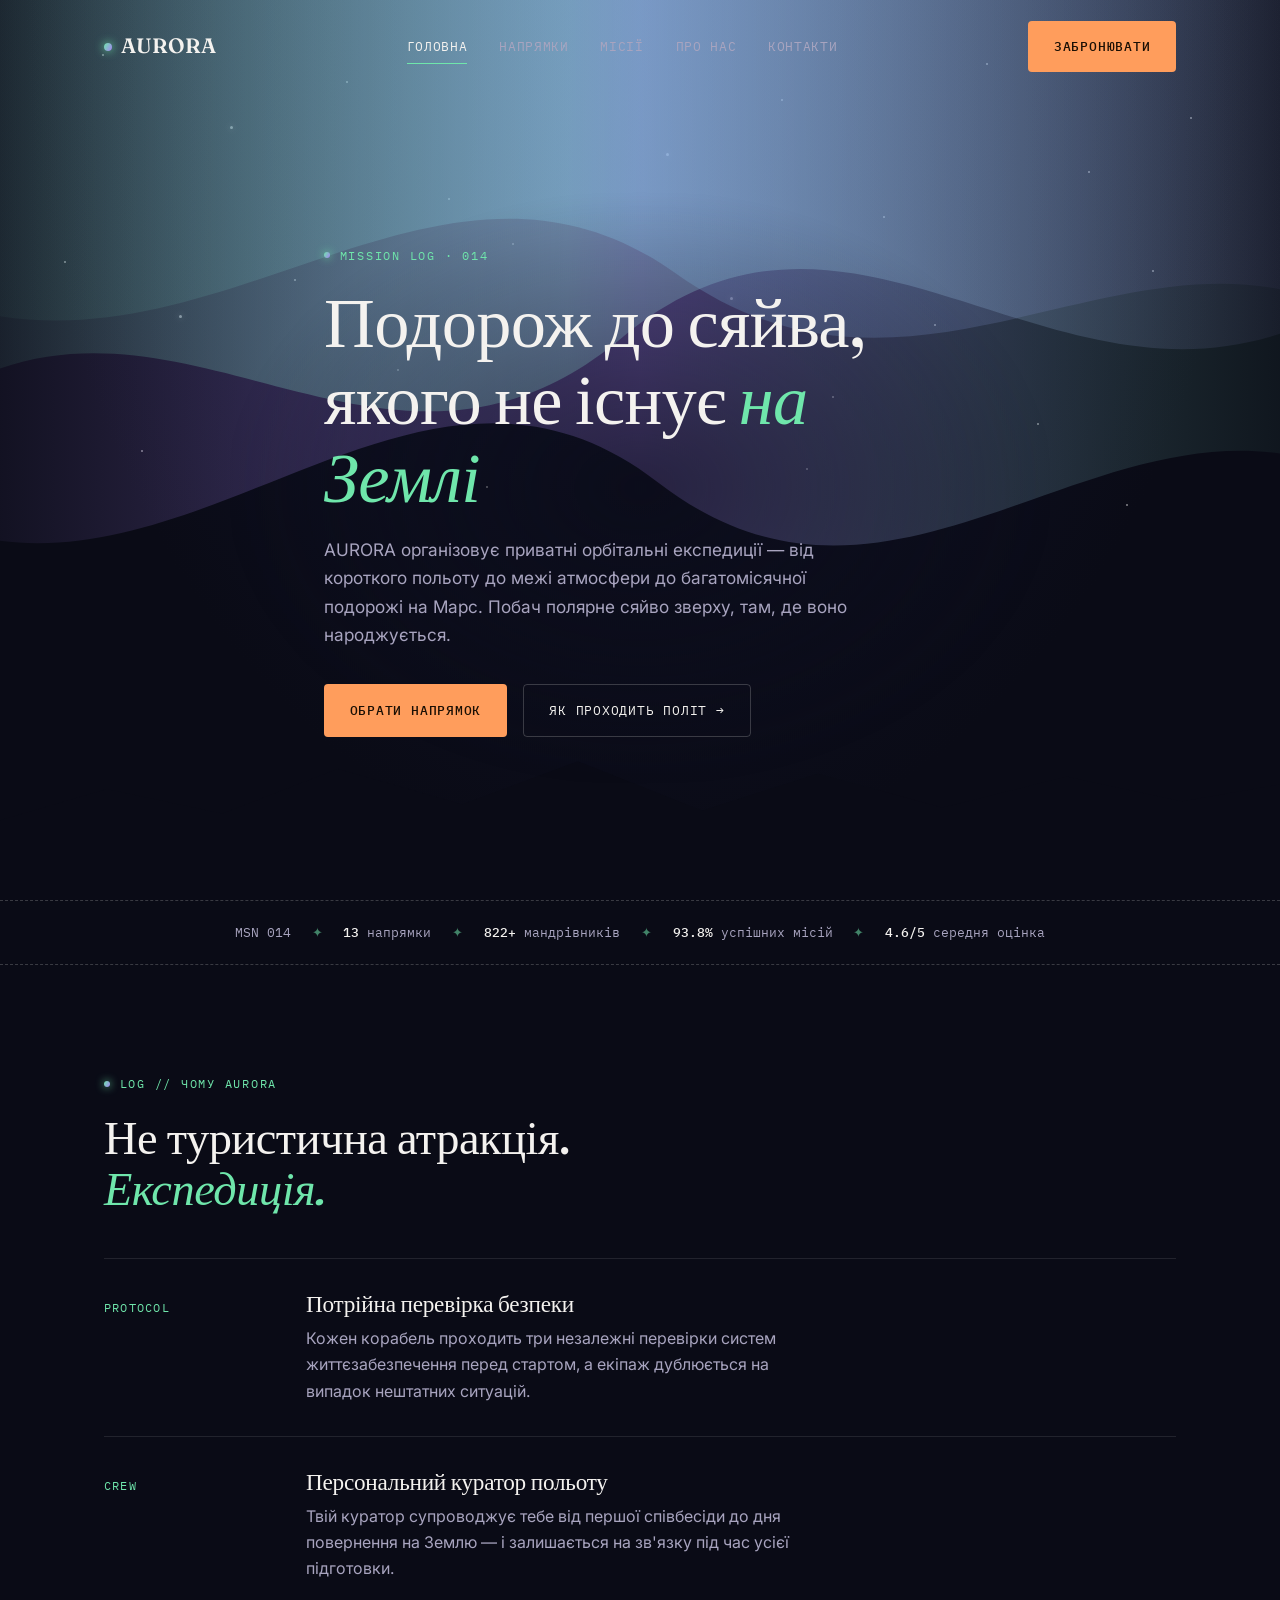
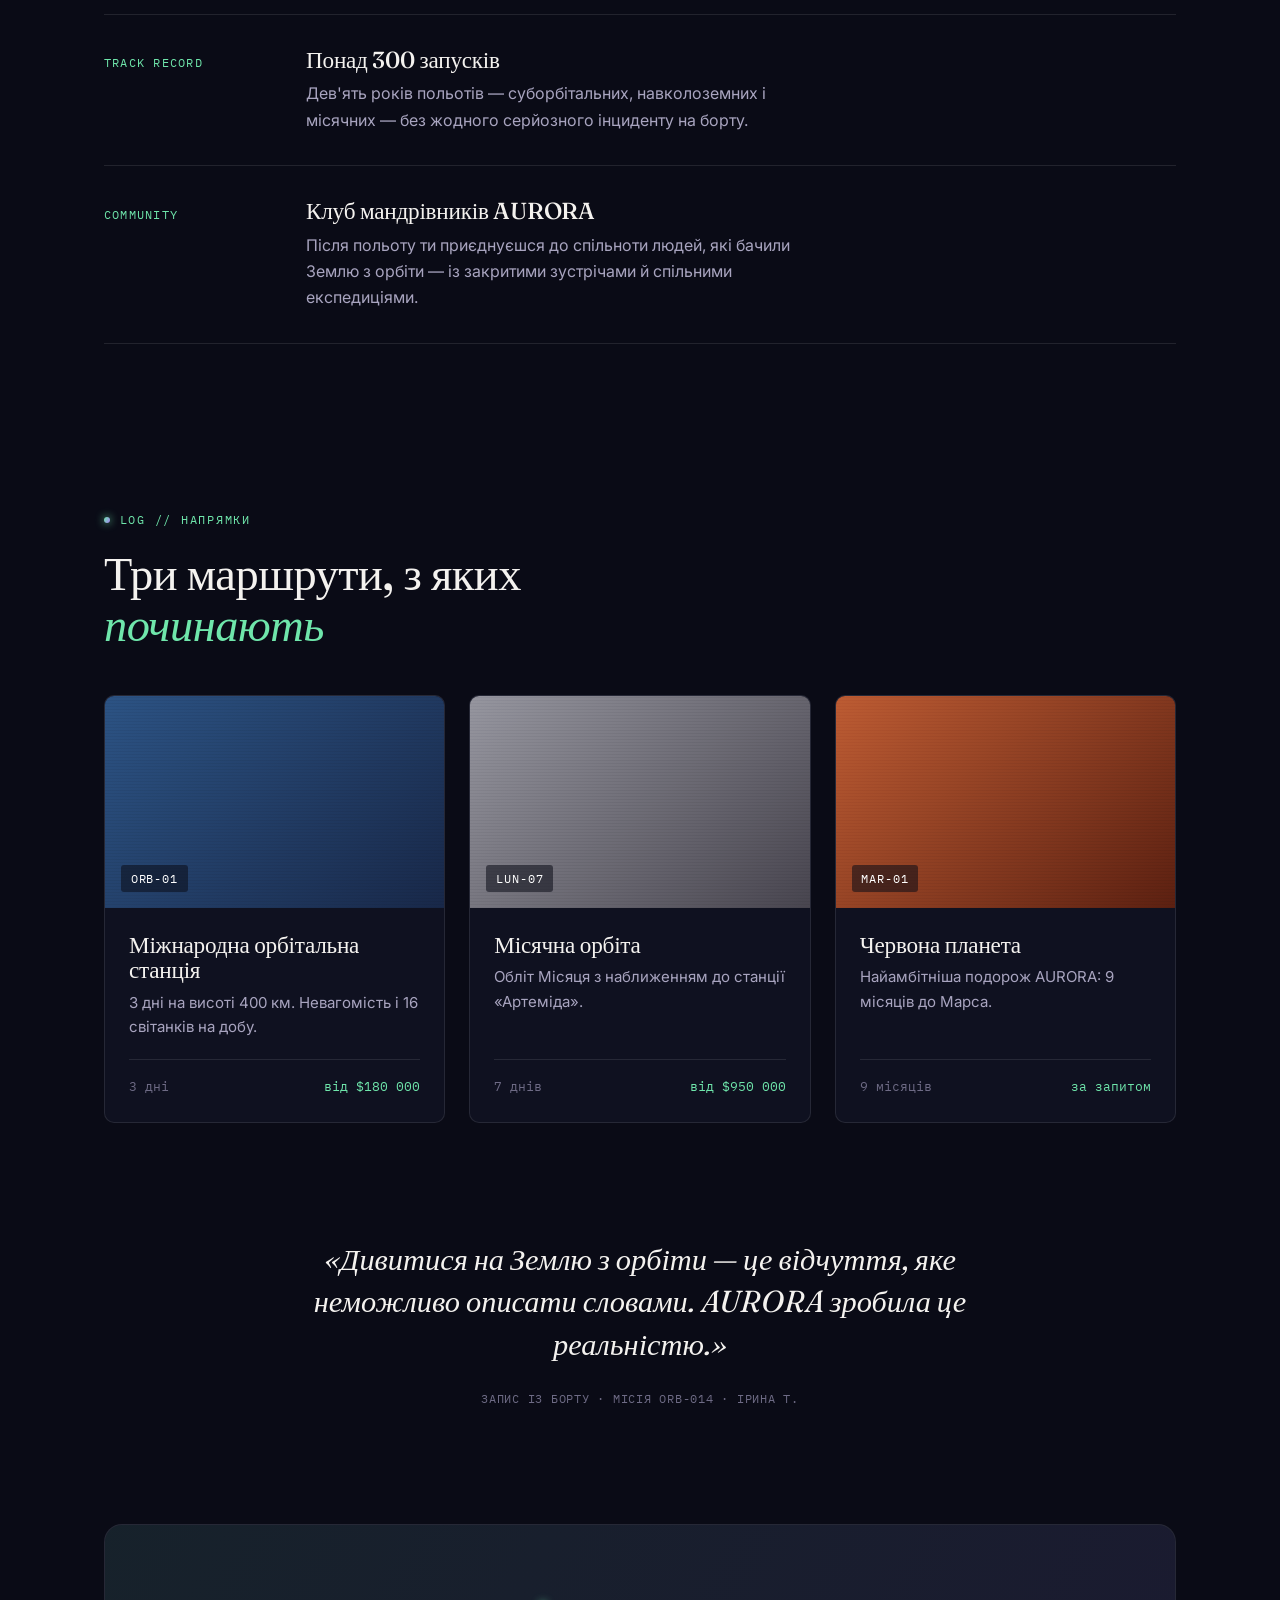
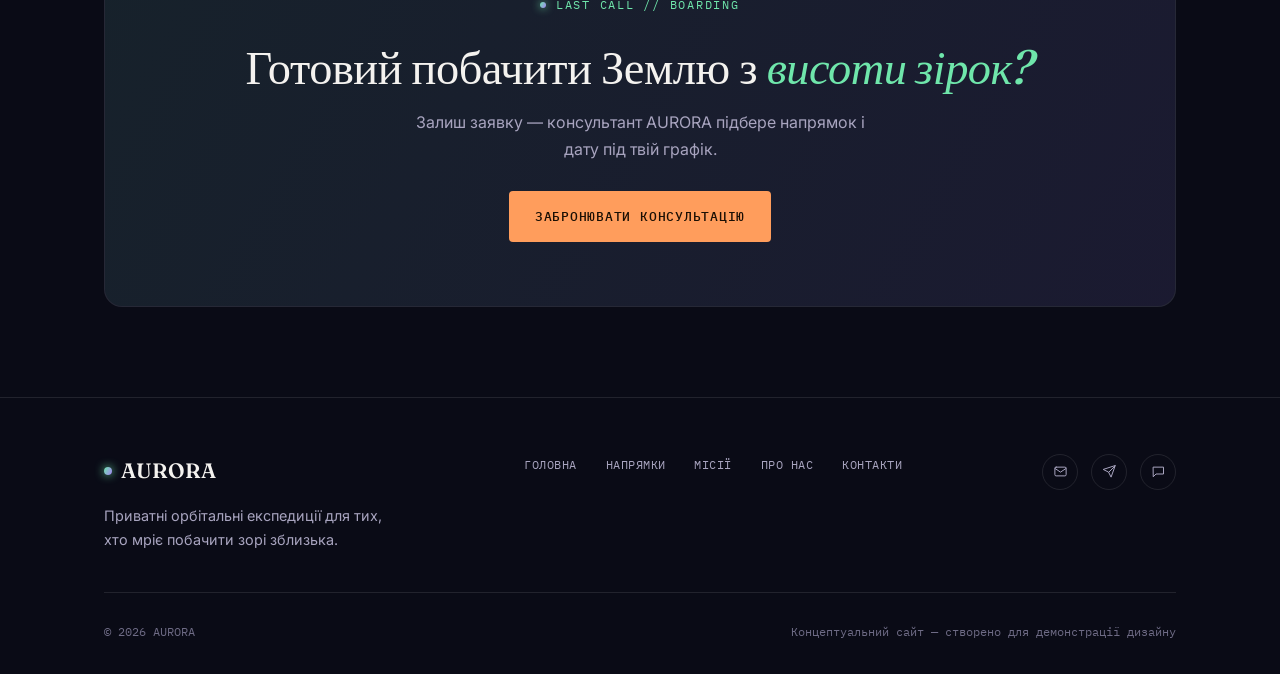
<file: index.html>
<!DOCTYPE html>
<html lang="uk">
<head>
<meta charset="UTF-8">
<meta name="viewport" content="width=device-width, initial-scale=1.0">
<title>AURORA — приватні подорожі в космос</title>
<meta name="description" content="AURORA організовує приватні орбітальні експедиції — від короткого суборбітального польоту до багатомісячної подорожі на Марс.">
<link rel="preconnect" href="https://fonts.googleapis.com">
<link rel="preconnect" href="https://fonts.gstatic.com" crossorigin>
<link href="https://fonts.googleapis.com/css2?family=Fraunces:ital,opsz,wght@0,9..144,380;0,9..144,500;0,9..144,600;1,9..144,500&family=Inter:wght@400;500;600&family=IBM+Plex+Mono:wght@400;500&display=swap" rel="stylesheet">
<link rel="stylesheet" href="styles.css">
</head>
<body>

<header class="site-header">
  <div class="container nav-wrap">
    <a href="index.html" class="logo">AURORA</a>
    <nav class="nav-menu">
      <a href="index.html" class="nav-link is-active">Головна</a>
      <a href="destinations.html" class="nav-link">Напрямки</a>
      <a href="experience.html" class="nav-link">Місії</a>
      <a href="about.html" class="nav-link">Про нас</a>
      <a href="contact.html" class="nav-link">Контакти</a>
    </nav>
    <div class="nav-actions">
      <a href="contact.html" class="btn btn-primary nav-cta">Забронювати</a>
      <button class="nav-toggle" aria-label="Відкрити меню">
        <span></span><span></span><span></span>
      </button>
    </div>
  </div>
</header>

<main>

  <!-- HERO -->
  <section class="hero">
    <div class="aurora-scene" aria-hidden="true">
      <div class="stars">
        <span class="star" style="top:6%;left:8%;animation-delay:0s;"></span>
        <span class="star big" style="top:14%;left:18%;animation-delay:.3s;"></span>
        <span class="star" style="top:9%;left:27%;animation-delay:.6s;"></span>
        <span class="star" style="top:22%;left:35%;animation-delay:.9s;"></span>
        <span class="star" style="top:5%;left:44%;animation-delay:1.2s;"></span>
        <span class="star big" style="top:17%;left:52%;animation-delay:1.5s;"></span>
        <span class="star" style="top:11%;left:61%;animation-delay:1.8s;"></span>
        <span class="star" style="top:24%;left:69%;animation-delay:2.1s;"></span>
        <span class="star" style="top:7%;left:77%;animation-delay:2.4s;"></span>
        <span class="star" style="top:19%;left:85%;animation-delay:.2s;"></span>
        <span class="star" style="top:13%;left:93%;animation-delay:.5s;"></span>
        <span class="star" style="top:29%;left:5%;animation-delay:.8s;"></span>
        <span class="star big" style="top:35%;left:14%;animation-delay:1.1s;"></span>
        <span class="star" style="top:31%;left:23%;animation-delay:1.4s;"></span>
        <span class="star" style="top:41%;left:31%;animation-delay:1.7s;"></span>
        <span class="star" style="top:27%;left:40%;animation-delay:2s;"></span>
        <span class="star" style="top:38%;left:48%;animation-delay:2.3s;"></span>
        <span class="star big" style="top:33%;left:57%;animation-delay:.1s;"></span>
        <span class="star" style="top:44%;left:65%;animation-delay:.4s;"></span>
        <span class="star" style="top:36%;left:73%;animation-delay:.7s;"></span>
        <span class="star" style="top:47%;left:81%;animation-delay:1s;"></span>
        <span class="star" style="top:30%;left:90%;animation-delay:1.3s;"></span>
        <span class="star" style="top:50%;left:11%;animation-delay:1.6s;"></span>
        <span class="star" style="top:54%;left:38%;animation-delay:1.9s;"></span>
        <span class="star" style="top:52%;left:63%;animation-delay:2.2s;"></span>
        <span class="star" style="top:56%;left:88%;animation-delay:2.5s;"></span>
      </div>
      <svg class="ribbons" viewBox="0 0 1440 560" preserveAspectRatio="none">
        <defs>
          <linearGradient id="gr1" x1="0" y1="0" x2="1" y2="0">
            <stop offset="0%" stop-color="#6fe6ab" stop-opacity="0"/>
            <stop offset="45%" stop-color="#6fe6ab" stop-opacity="0.55"/>
            <stop offset="100%" stop-color="#a684f5" stop-opacity="0"/>
          </linearGradient>
          <linearGradient id="gr2" x1="0" y1="0" x2="1" y2="0">
            <stop offset="0%" stop-color="#a684f5" stop-opacity="0"/>
            <stop offset="50%" stop-color="#a684f5" stop-opacity="0.45"/>
            <stop offset="100%" stop-color="#6fe6ab" stop-opacity="0"/>
          </linearGradient>
          <linearGradient id="gr3" x1="0" y1="0" x2="1" y2="0">
            <stop offset="0%" stop-color="#6fe6ab" stop-opacity="0"/>
            <stop offset="50%" stop-color="#8fd8ff" stop-opacity="0.3"/>
            <stop offset="100%" stop-color="#a684f5" stop-opacity="0"/>
          </linearGradient>
        </defs>
        <path class="ribbon ribbon-1" fill="url(#gr1)" d="M-100,260 C180,140 420,340 700,210 C980,80 1220,300 1540,180 L1540,-40 L-100,-40 Z"/>
        <path class="ribbon ribbon-2" fill="url(#gr2)" d="M-100,320 C200,400 460,180 740,300 C1020,420 1260,220 1540,300 L1540,-40 L-100,-40 Z"/>
        <path class="ribbon ribbon-3" fill="url(#gr3)" d="M-100,180 C220,260 480,60 760,170 C1040,280 1280,120 1540,200 L1540,-40 L-100,-40 Z"/>
      </svg>
      <svg class="horizon" viewBox="0 0 1440 140" preserveAspectRatio="none">
        <path fill="#0a0b16" d="M-10,90 L120,68 250,84 380,55 520,78 650,50 790,82 920,58 1060,80 1200,60 1330,76 1450,64 L1450,150 L-10,150 Z"/>
      </svg>
    </div>

    <div class="container hero-content">
      <span class="eyebrow reveal">Mission log · 014</span>
      <h1 class="reveal reveal-1">Подорож до сяйва,<br>якого не існує <em>на Землі</em></h1>
      <p class="lead reveal reveal-2">AURORA організовує приватні орбітальні експедиції — від короткого польоту до межі атмосфери до багатомісячної подорожі на Марс. Побач полярне сяйво зверху, там, де воно народжується.</p>
      <div class="hero-actions reveal reveal-3">
        <a href="destinations.html" class="btn btn-primary">Обрати напрямок</a>
        <a href="experience.html" class="btn btn-ghost">Як проходить політ →</a>
      </div>
    </div>
  </section>

  <!-- MANIFEST STRIP -->
  <section class="manifest">
    <div class="container manifest-inner">
      <span class="manifest-item mono">MSN&nbsp;014</span>
      <span class="manifest-divider">✦</span>
      <span class="manifest-item mono"><span data-count="14">0</span> напрямки</span>
      <span class="manifest-divider">✦</span>
      <span class="manifest-item mono"><span data-count="870" data-suffix="+">0</span> мандрівників</span>
      <span class="manifest-divider">✦</span>
      <span class="manifest-item mono"><span data-count="99.2" data-suffix="%">0</span> успішних місій</span>
      <span class="manifest-divider">✦</span>
      <span class="manifest-item mono"><span data-count="4.9" data-suffix="/5">0</span> середня оцінка</span>
    </div>
  </section>

  <!-- WHY AURORA -->
  <section class="section">
    <div class="container">
      <div class="section-head">
        <span class="eyebrow reveal">Log // Чому Aurora</span>
        <h2 class="reveal">Не туристична атракція. <em>Експедиція.</em></h2>
      </div>
      <div class="edit-list">
        <div class="edit-row reveal">
          <span class="edit-tag">Protocol</span>
          <div class="edit-body">
            <h3>Потрійна перевірка безпеки</h3>
            <p>Кожен корабель проходить три незалежні перевірки систем життєзабезпечення перед стартом, а екіпаж дублюється на випадок нештатних ситуацій.</p>
          </div>
        </div>
        <div class="edit-row reveal">
          <span class="edit-tag">Crew</span>
          <div class="edit-body">
            <h3>Персональний куратор польоту</h3>
            <p>Твій куратор супроводжує тебе від першої співбесіди до дня повернення на Землю — і залишається на зв'язку під час усієї підготовки.</p>
          </div>
        </div>
        <div class="edit-row reveal">
          <span class="edit-tag">Track record</span>
          <div class="edit-body">
            <h3>Понад 300 запусків</h3>
            <p>Дев'ять років польотів — суборбітальних, навколоземних і місячних — без жодного серйозного інциденту на борту.</p>
          </div>
        </div>
        <div class="edit-row reveal">
          <span class="edit-tag">Community</span>
          <div class="edit-body">
            <h3>Клуб мандрівників AURORA</h3>
            <p>Після польоту ти приєднуєшся до спільноти людей, які бачили Землю з орбіти — із закритими зустрічами й спільними експедиціями.</p>
          </div>
        </div>
      </div>
    </div>
  </section>

  <!-- FEATURED DESTINATIONS -->
  <section class="section section-tight">
    <div class="container">
      <div class="section-head">
        <span class="eyebrow reveal">Log // Напрямки</span>
        <h2 class="reveal">Три маршрути, з яких <em>починають</em></h2>
      </div>
      <div class="chip-grid">
        <article class="chip reveal">
          <div class="chip-swatch swatch-orbit"><span class="chip-code">ORB-01</span></div>
          <div class="chip-body">
            <h3>Міжнародна орбітальна станція</h3>
            <p>3 дні на висоті 400 км. Невагомість і 16 світанків на добу.</p>
            <div class="chip-meta"><span>3 дні</span><span>від $180 000</span></div>
          </div>
        </article>
        <article class="chip reveal">
          <div class="chip-swatch swatch-moon"><span class="chip-code">LUN-07</span></div>
          <div class="chip-body">
            <h3>Місячна орбіта</h3>
            <p>Обліт Місяця з наближенням до станції «Артеміда».</p>
            <div class="chip-meta"><span>7 днів</span><span>від $950 000</span></div>
          </div>
        </article>
        <article class="chip reveal">
          <div class="chip-swatch swatch-mars"><span class="chip-code">MAR-01</span></div>
          <div class="chip-body">
            <h3>Червона планета</h3>
            <p>Найамбітніша подорож AURORA: 9 місяців до Марса.</p>
            <div class="chip-meta"><span>9 місяців</span><span>за запитом</span></div>
          </div>
        </article>
      </div>
    </div>
  </section>

  <!-- QUOTE -->
  <section class="section-tight">
    <div class="container">
      <div class="quote reveal">
        <blockquote>«Дивитися на Землю з орбіти — це відчуття, яке неможливо описати словами. AURORA зробила це реальністю.»</blockquote>
        <cite>Запис із борту · місія ORB-014 · Ірина Т.</cite>
      </div>
    </div>
  </section>

  <!-- CTA -->
  <section class="section section-tight">
    <div class="container">
      <div class="cta-band reveal">
        <span class="eyebrow">Last call // Boarding</span>
        <h2>Готовий побачити Землю з <em>висоти зірок?</em></h2>
        <p>Залиш заявку — консультант AURORA підбере напрямок і дату під твій графік.</p>
        <div class="cta-actions">
          <a href="contact.html" class="btn btn-primary">Забронювати консультацію</a>
        </div>
      </div>
    </div>
  </section>

</main>

<footer class="site-footer">
  <div class="container">
    <div class="footer-top">
      <div>
        <a href="index.html" class="logo">AURORA</a>
        <p class="footer-blurb">Приватні орбітальні експедиції для тих, хто мріє побачити зорі зблизька.</p>
      </div>
      <nav class="footer-nav">
        <a href="index.html">Головна</a>
        <a href="destinations.html">Напрямки</a>
        <a href="experience.html">Місії</a>
        <a href="about.html">Про нас</a>
        <a href="contact.html">Контакти</a>
      </nav>
      <div class="social-links">
        <a href="#" aria-label="Пошта"><svg viewBox="0 0 24 24" fill="none" stroke="currentColor" stroke-width="1.6" stroke-linecap="round" stroke-linejoin="round"><rect x="3" y="5" width="18" height="14" rx="2"/><path d="M3 7l9 6 9-6"/></svg></a>
        <a href="#" aria-label="Телеграм"><svg viewBox="0 0 24 24" fill="none" stroke="currentColor" stroke-width="1.6" stroke-linecap="round" stroke-linejoin="round"><path d="M21 3L11 13M21 3l-6.5 18-4-8-8-4z"/></svg></a>
        <a href="#" aria-label="Чат"><svg viewBox="0 0 24 24" fill="none" stroke="currentColor" stroke-width="1.6" stroke-linecap="round" stroke-linejoin="round"><path d="M4 5h16v11H8l-4 4z"/></svg></a>
      </div>
    </div>
    <div class="footer-bottom">
      <span>© 2026 AURORA</span>
      <span>Концептуальний сайт — створено для демонстрації дизайну</span>
    </div>
  </div>
</footer>

<script src="script.js"></script>
</body>
</html>
</file>
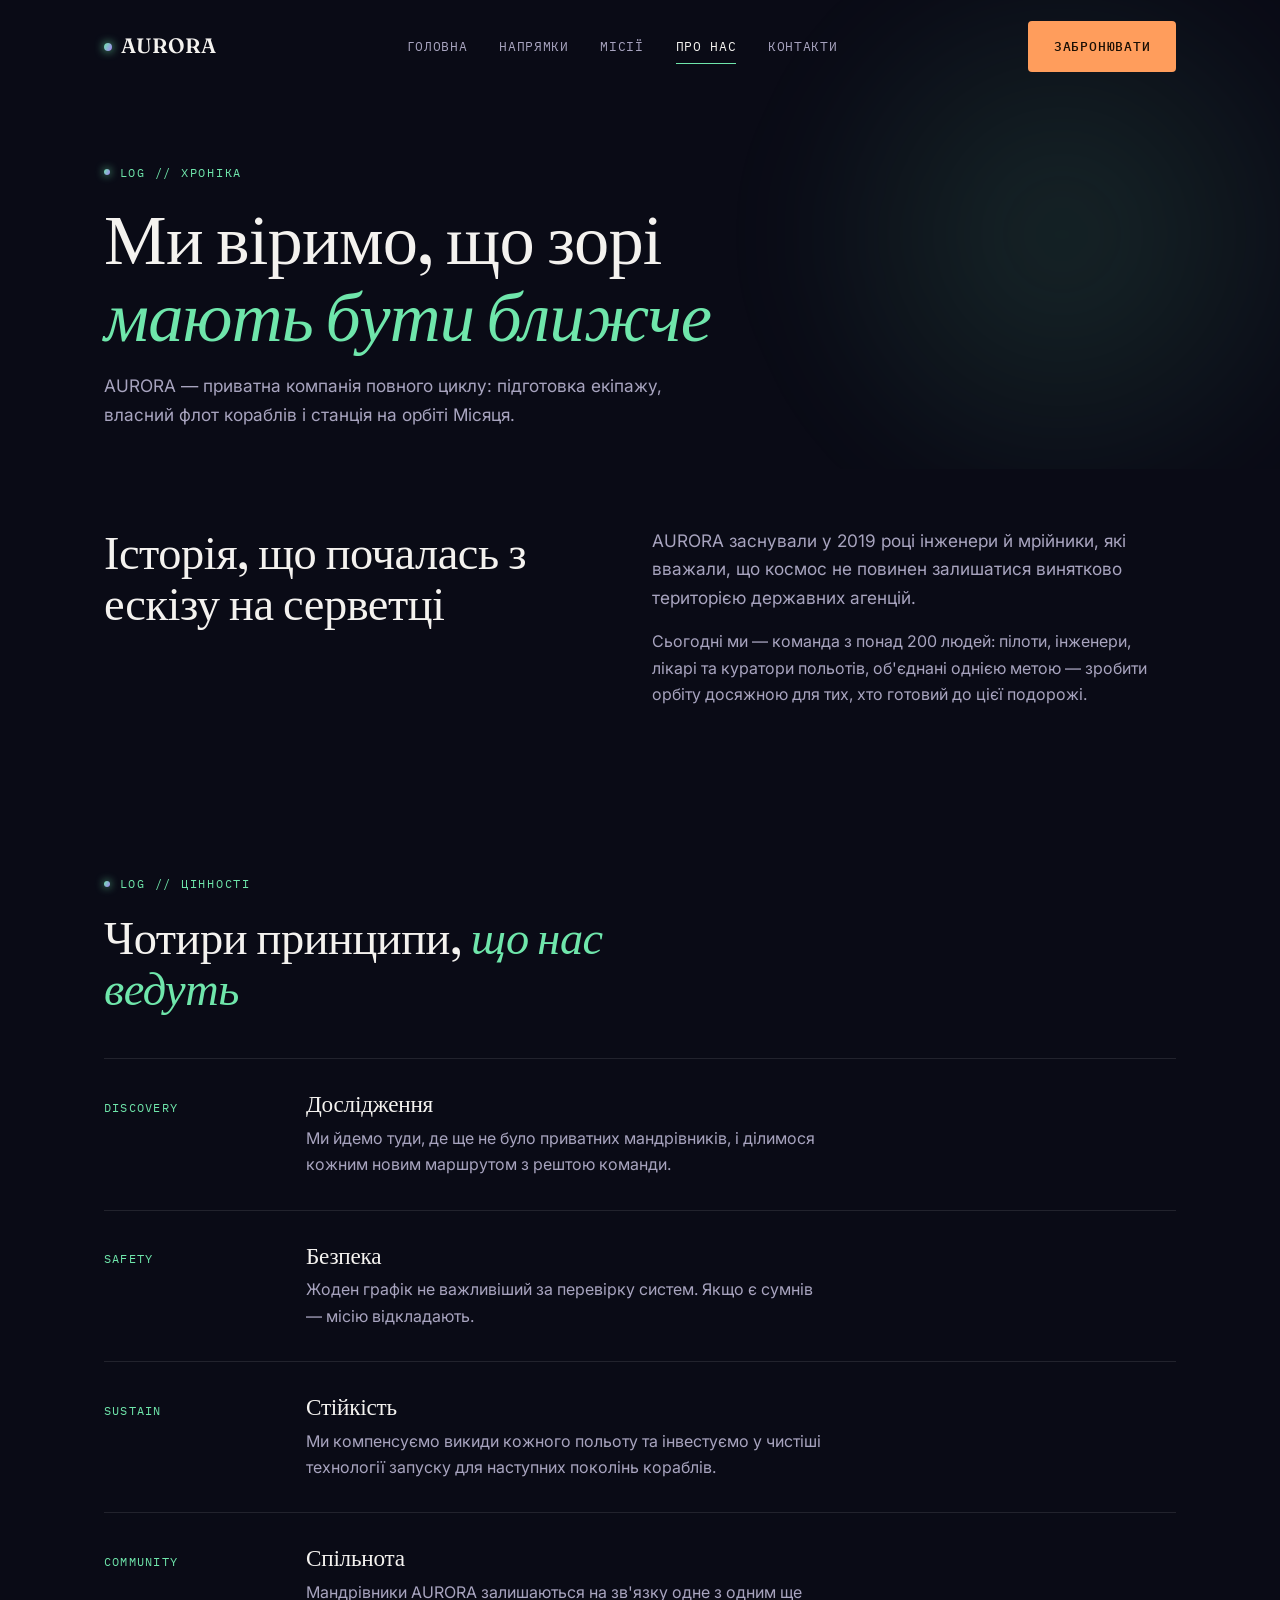
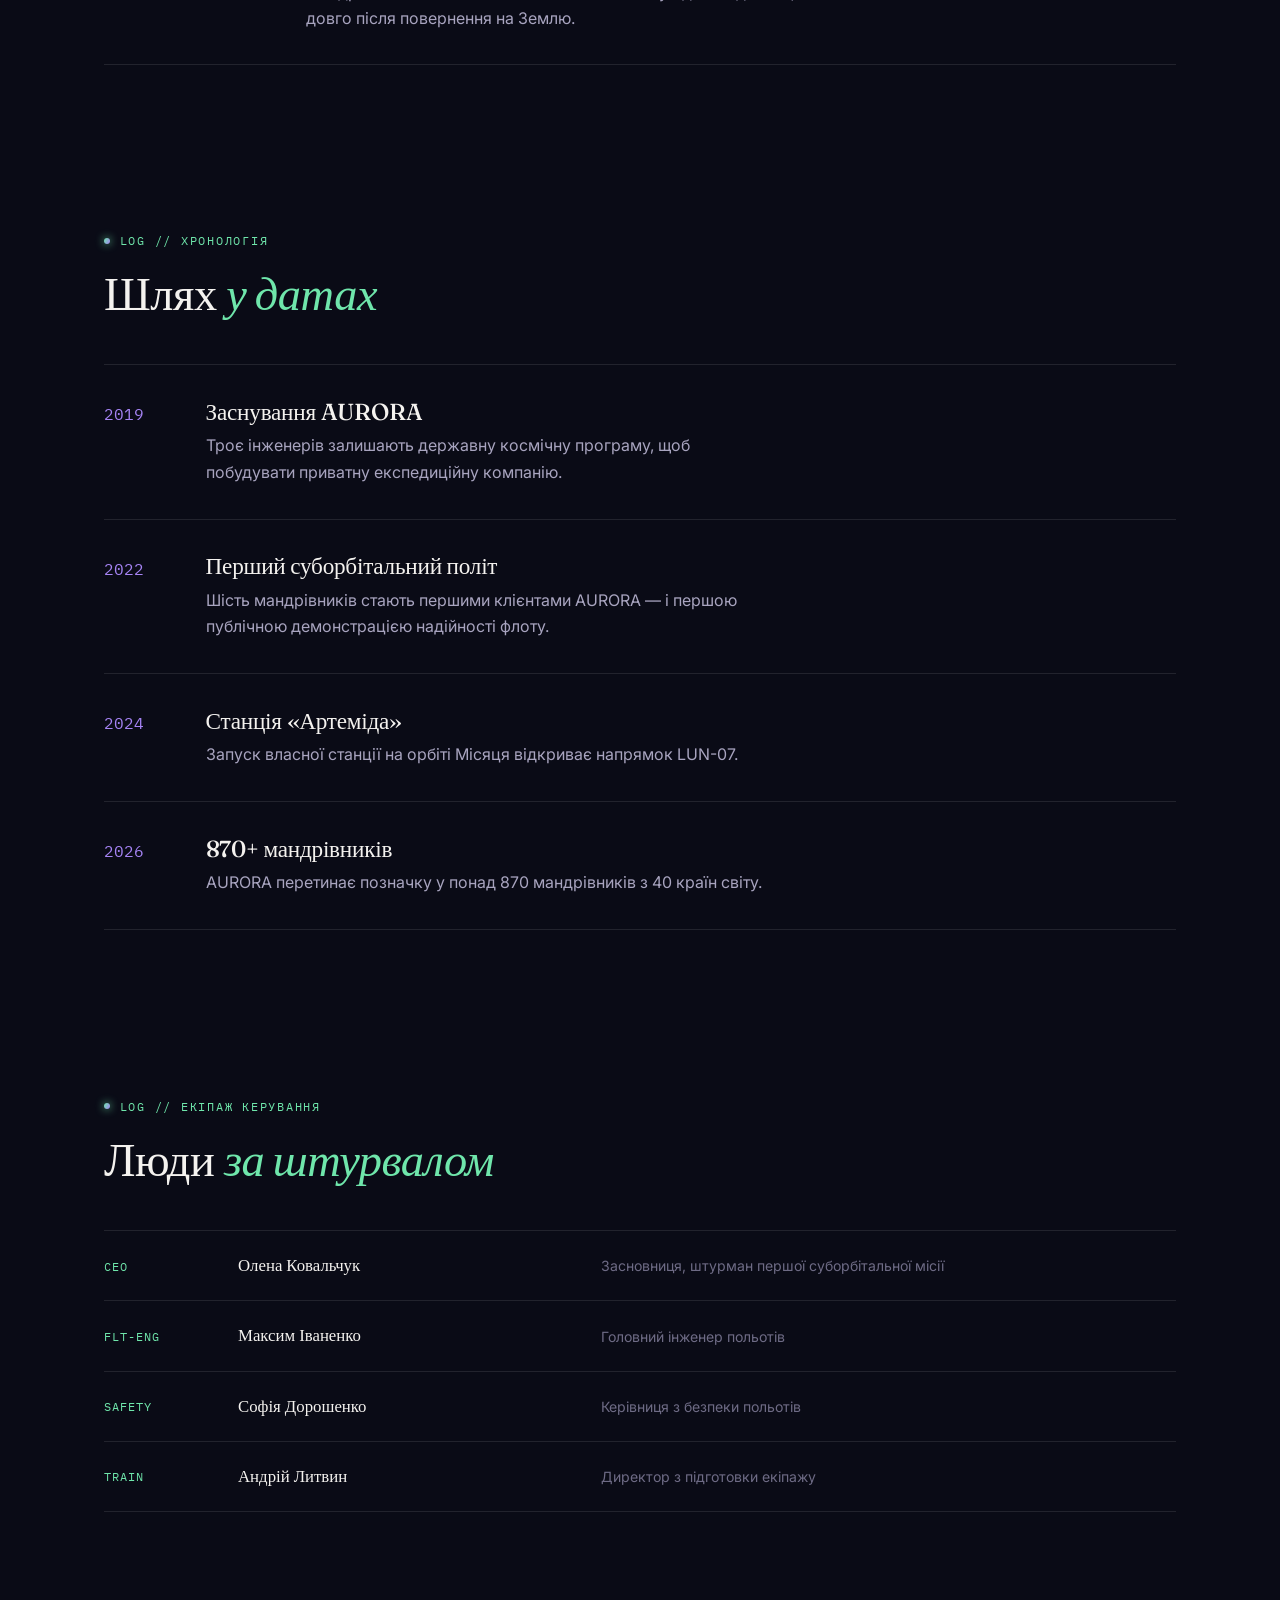
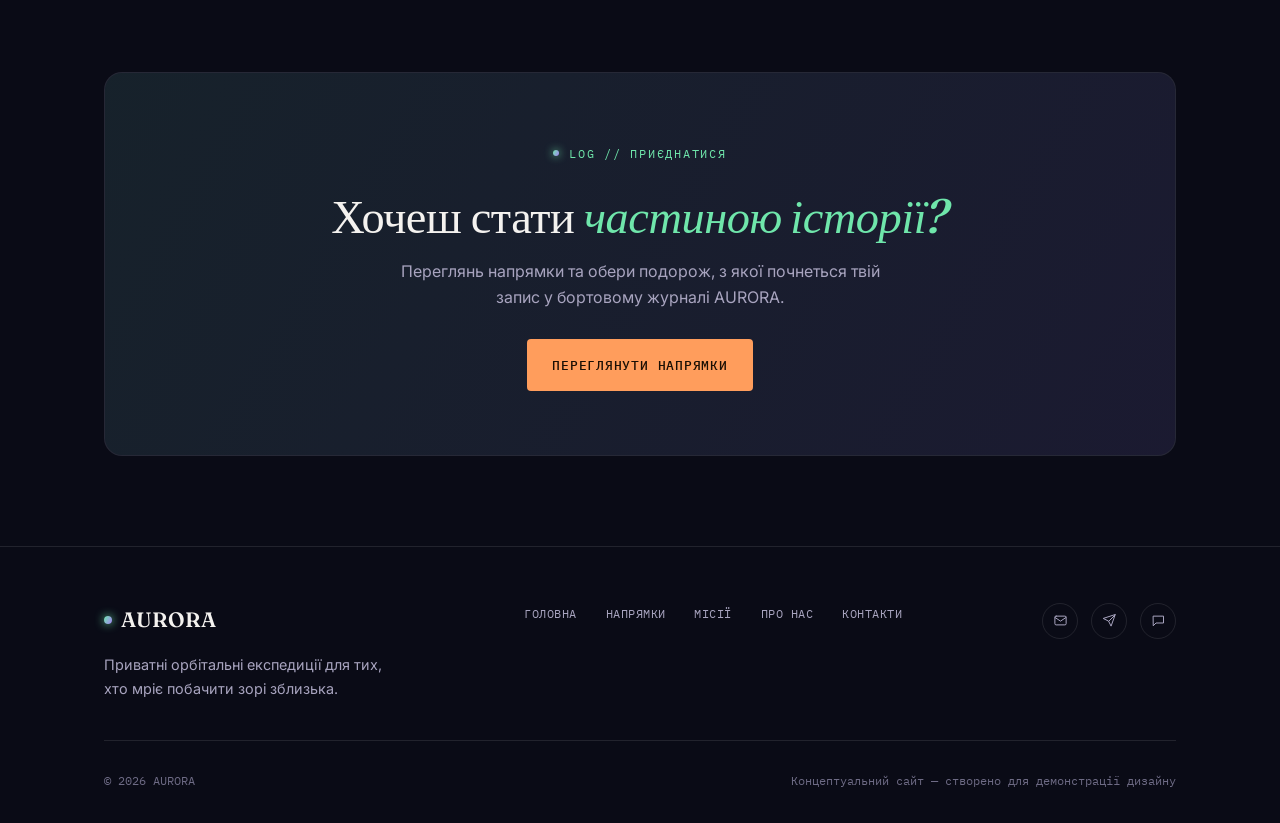
<file: about.html>
<!DOCTYPE html>
<html lang="uk">
<head>
<meta charset="UTF-8">
<meta name="viewport" content="width=device-width, initial-scale=1.0">
<title>Про нас — AURORA</title>
<meta name="description" content="AURORA заснували у 2019 році інженери й мрійники, які вважали, що космос не повинен залишатися винятково територією державних агенцій.">
<link rel="preconnect" href="https://fonts.googleapis.com">
<link rel="preconnect" href="https://fonts.gstatic.com" crossorigin>
<link href="https://fonts.googleapis.com/css2?family=Fraunces:ital,opsz,wght@0,9..144,380;0,9..144,500;0,9..144,600;1,9..144,500&family=Inter:wght@400;500;600&family=IBM+Plex+Mono:wght@400;500&display=swap" rel="stylesheet">
<link rel="stylesheet" href="styles.css">
</head>
<body>

<header class="site-header">
  <div class="container nav-wrap">
    <a href="index.html" class="logo">AURORA</a>
    <nav class="nav-menu">
      <a href="index.html" class="nav-link">Головна</a>
      <a href="destinations.html" class="nav-link">Напрямки</a>
      <a href="experience.html" class="nav-link">Місії</a>
      <a href="about.html" class="nav-link is-active">Про нас</a>
      <a href="contact.html" class="nav-link">Контакти</a>
    </nav>
    <div class="nav-actions">
      <a href="contact.html" class="btn btn-primary nav-cta">Забронювати</a>
      <button class="nav-toggle" aria-label="Відкрити меню">
        <span></span><span></span><span></span>
      </button>
    </div>
  </div>
</header>

<main>

  <section class="page-header">
    <div class="container">
      <span class="eyebrow">Log // Хроніка</span>
      <h1>Ми віримо, що зорі <em>мають бути ближче</em></h1>
      <p class="lead">AURORA — приватна компанія повного циклу: підготовка екіпажу, власний флот кораблів і станція на орбіті Місяця.</p>
    </div>
  </section>

  <section class="section section-tight">
    <div class="container">
      <div class="grid-2">
        <div class="reveal">
          <h2>Історія, що почалась з ескізу на серветці</h2>
        </div>
        <div class="reveal">
          <p class="lead">AURORA заснували у 2019 році інженери й мрійники, які вважали, що космос не повинен залишатися винятково територією державних агенцій.</p>
          <p style="margin-top:1rem;">Сьогодні ми — команда з понад 200 людей: пілоти, інженери, лікарі та куратори польотів, об'єднані однією метою — зробити орбіту досяжною для тих, хто готовий до цієї подорожі.</p>
        </div>
      </div>
    </div>
  </section>

  <section class="section">
    <div class="container">
      <div class="section-head">
        <span class="eyebrow reveal">Log // Цінності</span>
        <h2 class="reveal">Чотири принципи, <em>що нас ведуть</em></h2>
      </div>
      <div class="edit-list">
        <div class="edit-row reveal">
          <span class="edit-tag">Discovery</span>
          <div class="edit-body">
            <h3>Дослідження</h3>
            <p>Ми йдемо туди, де ще не було приватних мандрівників, і ділимося кожним новим маршрутом з рештою команди.</p>
          </div>
        </div>
        <div class="edit-row reveal">
          <span class="edit-tag">Safety</span>
          <div class="edit-body">
            <h3>Безпека</h3>
            <p>Жоден графік не важливіший за перевірку систем. Якщо є сумнів — місію відкладають.</p>
          </div>
        </div>
        <div class="edit-row reveal">
          <span class="edit-tag">Sustain</span>
          <div class="edit-body">
            <h3>Стійкість</h3>
            <p>Ми компенсуємо викиди кожного польоту та інвестуємо у чистіші технології запуску для наступних поколінь кораблів.</p>
          </div>
        </div>
        <div class="edit-row reveal">
          <span class="edit-tag">Community</span>
          <div class="edit-body">
            <h3>Спільнота</h3>
            <p>Мандрівники AURORA залишаються на зв'язку одне з одним ще довго після повернення на Землю.</p>
          </div>
        </div>
      </div>
    </div>
  </section>

  <section class="section section-tight">
    <div class="container">
      <div class="section-head">
        <span class="eyebrow reveal">Log // Хронологія</span>
        <h2 class="reveal">Шлях <em>у датах</em></h2>
      </div>
      <div class="timeline">
        <div class="timeline-item reveal">
          <span class="timeline-marker">2019</span>
          <div class="timeline-body"><h3>Заснування AURORA</h3><p>Троє інженерів залишають державну космічну програму, щоб побудувати приватну експедиційну компанію.</p></div>
        </div>
        <div class="timeline-item reveal">
          <span class="timeline-marker">2022</span>
          <div class="timeline-body"><h3>Перший суборбітальний політ</h3><p>Шість мандрівників стають першими клієнтами AURORA — і першою публічною демонстрацією надійності флоту.</p></div>
        </div>
        <div class="timeline-item reveal">
          <span class="timeline-marker">2024</span>
          <div class="timeline-body"><h3>Станція «Артеміда»</h3><p>Запуск власної станції на орбіті Місяця відкриває напрямок LUN-07.</p></div>
        </div>
        <div class="timeline-item reveal">
          <span class="timeline-marker">2026</span>
          <div class="timeline-body"><h3>870+ мандрівників</h3><p>AURORA перетинає позначку у понад 870 мандрівників з 40 країн світу.</p></div>
        </div>
      </div>
    </div>
  </section>

  <section class="section">
    <div class="container">
      <div class="section-head">
        <span class="eyebrow reveal">Log // Екіпаж керування</span>
        <h2 class="reveal">Люди <em>за штурвалом</em></h2>
      </div>
      <div class="roster">
        <div class="roster-row reveal">
          <span class="roster-code">CEO</span>
          <span class="roster-name">Олена Ковальчук</span>
          <span class="roster-role">Засновниця, штурман першої суборбітальної місії</span>
        </div>
        <div class="roster-row reveal">
          <span class="roster-code">FLT-ENG</span>
          <span class="roster-name">Максим Іваненко</span>
          <span class="roster-role">Головний інженер польотів</span>
        </div>
        <div class="roster-row reveal">
          <span class="roster-code">SAFETY</span>
          <span class="roster-name">Софія Дорошенко</span>
          <span class="roster-role">Керівниця з безпеки польотів</span>
        </div>
        <div class="roster-row reveal">
          <span class="roster-code">TRAIN</span>
          <span class="roster-name">Андрій Литвин</span>
          <span class="roster-role">Директор з підготовки екіпажу</span>
        </div>
      </div>
    </div>
  </section>

  <section class="section section-tight">
    <div class="container">
      <div class="cta-band reveal">
        <span class="eyebrow">Log // Приєднатися</span>
        <h2>Хочеш стати <em>частиною історії?</em></h2>
        <p>Переглянь напрямки та обери подорож, з якої почнеться твій запис у бортовому журналі AURORA.</p>
        <div class="cta-actions">
          <a href="destinations.html" class="btn btn-primary">Переглянути напрямки</a>
        </div>
      </div>
    </div>
  </section>

</main>

<footer class="site-footer">
  <div class="container">
    <div class="footer-top">
      <div>
        <a href="index.html" class="logo">AURORA</a>
        <p class="footer-blurb">Приватні орбітальні експедиції для тих, хто мріє побачити зорі зблизька.</p>
      </div>
      <nav class="footer-nav">
        <a href="index.html">Головна</a>
        <a href="destinations.html">Напрямки</a>
        <a href="experience.html">Місії</a>
        <a href="about.html">Про нас</a>
        <a href="contact.html">Контакти</a>
      </nav>
      <div class="social-links">
        <a href="#" aria-label="Пошта"><svg viewBox="0 0 24 24" fill="none" stroke="currentColor" stroke-width="1.6" stroke-linecap="round" stroke-linejoin="round"><rect x="3" y="5" width="18" height="14" rx="2"/><path d="M3 7l9 6 9-6"/></svg></a>
        <a href="#" aria-label="Телеграм"><svg viewBox="0 0 24 24" fill="none" stroke="currentColor" stroke-width="1.6" stroke-linecap="round" stroke-linejoin="round"><path d="M21 3L11 13M21 3l-6.5 18-4-8-8-4z"/></svg></a>
        <a href="#" aria-label="Чат"><svg viewBox="0 0 24 24" fill="none" stroke="currentColor" stroke-width="1.6" stroke-linecap="round" stroke-linejoin="round"><path d="M4 5h16v11H8l-4 4z"/></svg></a>
      </div>
    </div>
    <div class="footer-bottom">
      <span>© 2026 AURORA</span>
      <span>Концептуальний сайт — створено для демонстрації дизайну</span>
    </div>
  </div>
</footer>

<script src="script.js"></script>
</body>
</html>
</file>
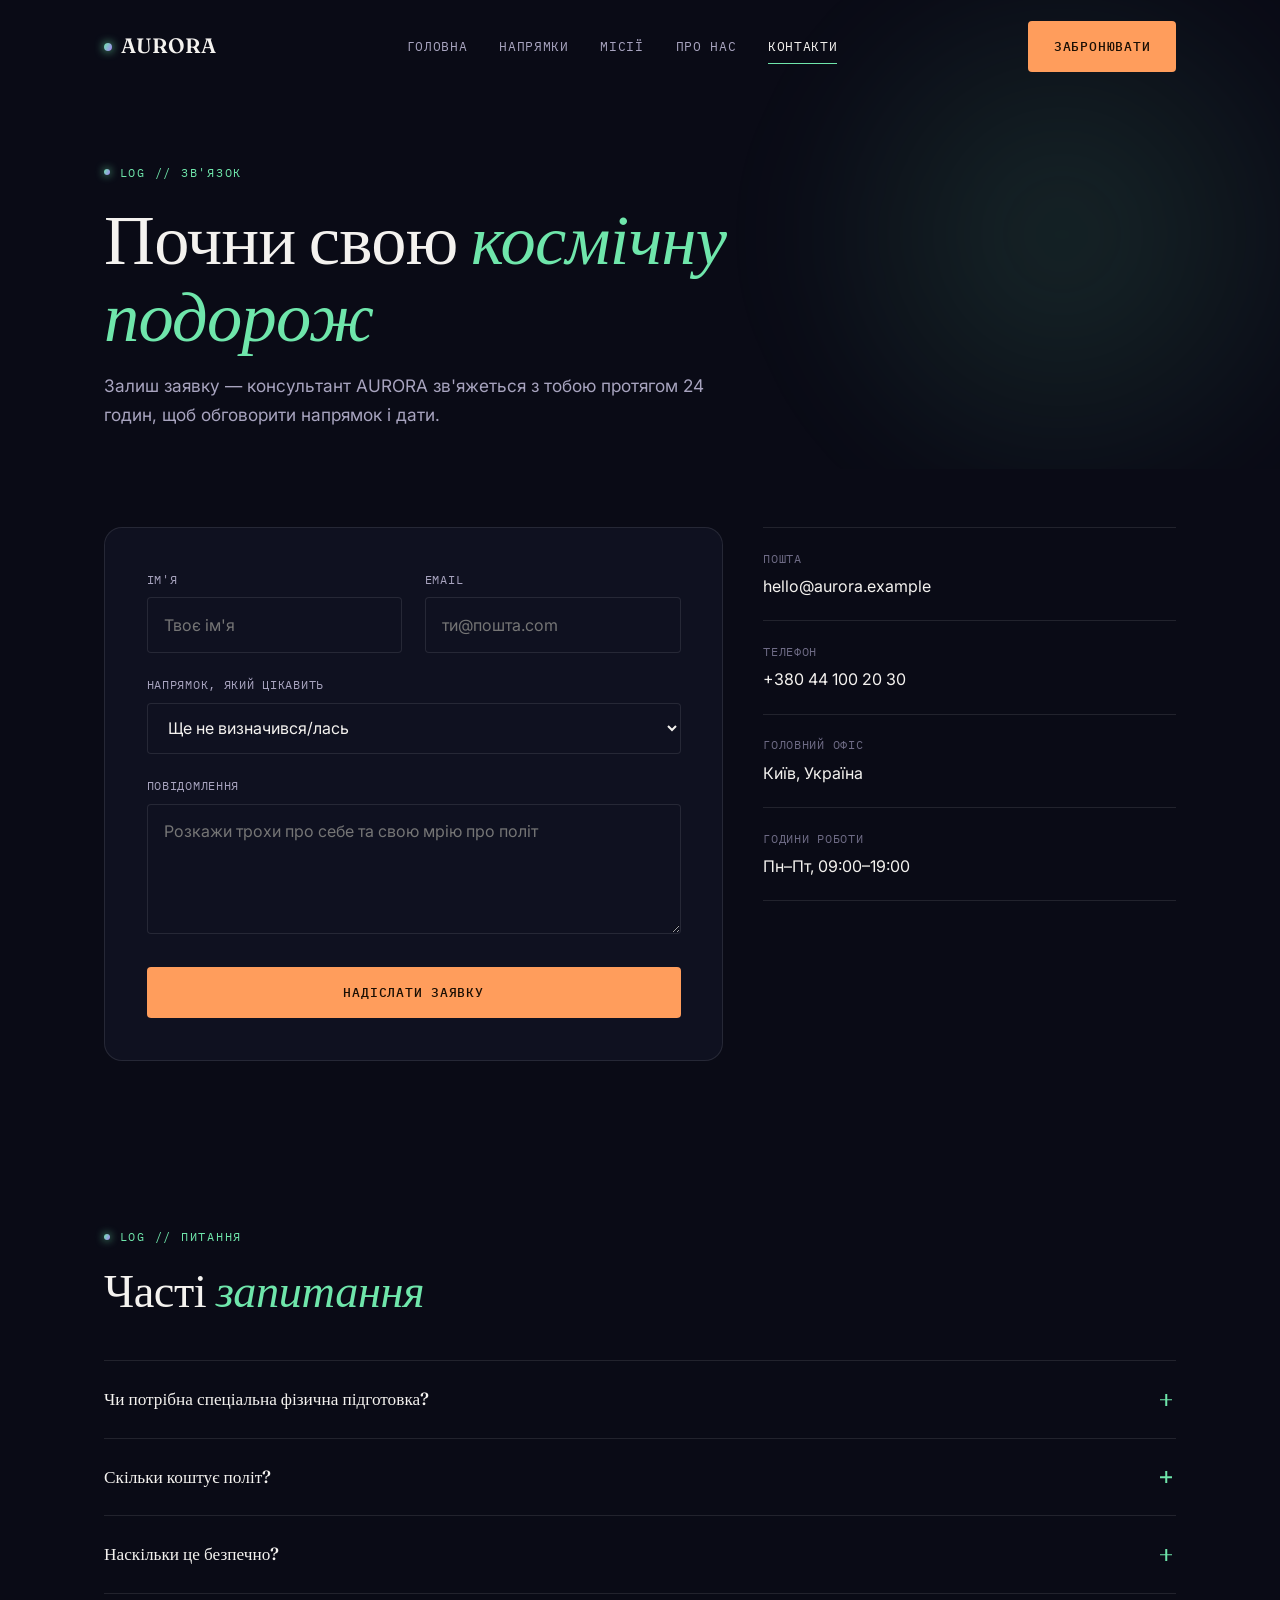
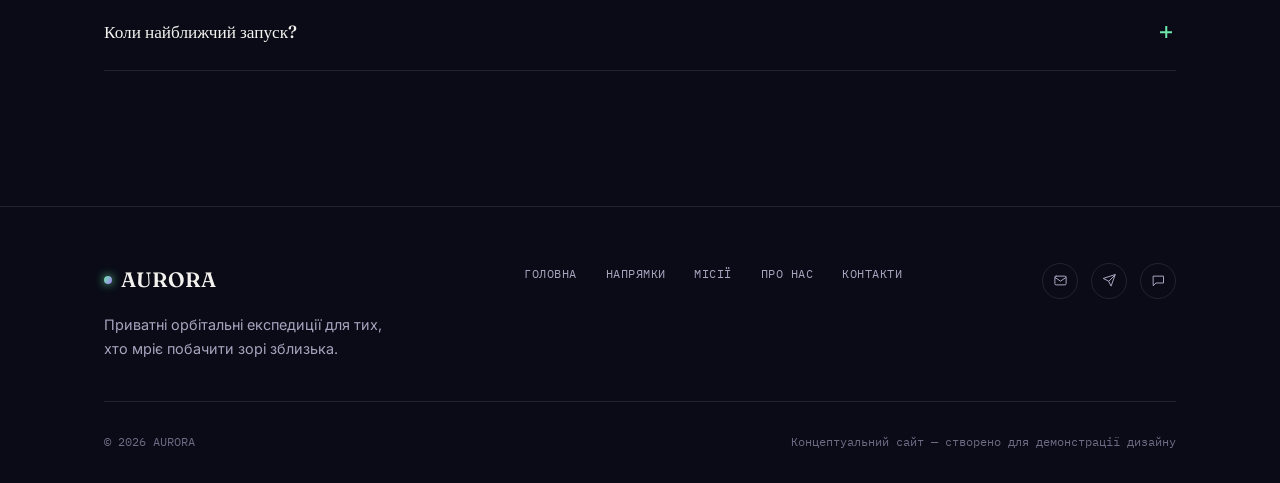
<file: contact.html>
<!DOCTYPE html>
<html lang="uk">
<head>
<meta charset="UTF-8">
<meta name="viewport" content="width=device-width, initial-scale=1.0">
<title>Контакти — AURORA</title>
<meta name="description" content="Залиш заявку на політ з AURORA — консультант зв'яжеться з тобою протягом 24 годин.">
<link rel="preconnect" href="https://fonts.googleapis.com">
<link rel="preconnect" href="https://fonts.gstatic.com" crossorigin>
<link href="https://fonts.googleapis.com/css2?family=Fraunces:ital,opsz,wght@0,9..144,380;0,9..144,500;0,9..144,600;1,9..144,500&family=Inter:wght@400;500;600&family=IBM+Plex+Mono:wght@400;500&display=swap" rel="stylesheet">
<link rel="stylesheet" href="styles.css">
</head>
<body>

<header class="site-header">
  <div class="container nav-wrap">
    <a href="index.html" class="logo">AURORA</a>
    <nav class="nav-menu">
      <a href="index.html" class="nav-link">Головна</a>
      <a href="destinations.html" class="nav-link">Напрямки</a>
      <a href="experience.html" class="nav-link">Місії</a>
      <a href="about.html" class="nav-link">Про нас</a>
      <a href="contact.html" class="nav-link is-active">Контакти</a>
    </nav>
    <div class="nav-actions">
      <a href="contact.html" class="btn btn-primary nav-cta">Забронювати</a>
      <button class="nav-toggle" aria-label="Відкрити меню">
        <span></span><span></span><span></span>
      </button>
    </div>
  </div>
</header>

<main>

  <section class="page-header">
    <div class="container">
      <span class="eyebrow">Log // Зв'язок</span>
      <h1>Почни свою <em>космічну подорож</em></h1>
      <p class="lead">Залиш заявку — консультант AURORA зв'яжеться з тобою протягом 24 годин, щоб обговорити напрямок і дати.</p>
    </div>
  </section>

  <section class="section section-tight">
    <div class="container">
      <div class="contact-grid">

        <form class="contact-form reveal">
          <div class="form-fields">
            <div class="form-grid">
              <div class="field">
                <label for="name">Ім'я</label>
                <input type="text" id="name" name="name" placeholder="Твоє ім'я" required>
              </div>
              <div class="field">
                <label for="email">Email</label>
                <input type="email" id="email" name="email" placeholder="ти@пошта.com" required>
              </div>
              <div class="field full">
                <label for="destination">Напрямок, який цікавить</label>
                <select id="destination" name="destination">
                  <option>Ще не визначився/лась</option>
                  <option>ORB-01 · Орбітальна станція</option>
                  <option>SUB-00 · Суборбітальний політ</option>
                  <option>LUN-07 · Місяць</option>
                  <option>MAR-01 · Марс</option>
                  <option>VEN-03 · Венера</option>
                </select>
              </div>
              <div class="field full">
                <label for="message">Повідомлення</label>
                <textarea id="message" name="message" placeholder="Розкажи трохи про себе та свою мрію про політ"></textarea>
              </div>
            </div>
          </div>
          <div class="form-submit" style="margin-top:1.6rem;">
            <button type="submit" class="btn btn-primary btn-block">Надіслати заявку</button>
          </div>
          <div class="form-success">
            <div class="check">
              <svg viewBox="0 0 24 24" fill="none" stroke="#0a0b16" stroke-width="2.4" stroke-linecap="round" stroke-linejoin="round" width="24" height="24"><path d="M5 12l5 5L19 8"/></svg>
            </div>
            <h3>Заявку надіслано</h3>
            <p>Дякуємо! Консультант AURORA зв'яжеться з тобою протягом 24 годин.</p>
            <button type="button" class="btn btn-ghost form-reset">Надіслати ще одне повідомлення</button>
          </div>
        </form>

        <div class="reveal">
          <div class="contact-info-item">
            <div>
              <div class="label">Пошта</div>
              <div class="value">hello@aurora.example</div>
            </div>
          </div>
          <div class="contact-info-item">
            <div>
              <div class="label">Телефон</div>
              <div class="value">+380 44 100 20 30</div>
            </div>
          </div>
          <div class="contact-info-item">
            <div>
              <div class="label">Головний офіс</div>
              <div class="value">Київ, Україна</div>
            </div>
          </div>
          <div class="contact-info-item">
            <div>
              <div class="label">Години роботи</div>
              <div class="value">Пн–Пт, 09:00–19:00</div>
            </div>
          </div>
        </div>

      </div>
    </div>
  </section>

  <section class="section">
    <div class="container">
      <div class="section-head">
        <span class="eyebrow reveal">Log // Питання</span>
        <h2 class="reveal">Часті <em>запитання</em></h2>
      </div>
      <div class="faq-list reveal">
        <div class="faq-item">
          <button class="faq-question">
            Чи потрібна спеціальна фізична підготовка?
            <span class="icon"></span>
          </button>
          <div class="faq-answer"><p>Базовий рівень здоров'я є обов'язковим, але спеціальна підготовка не потрібна — ми навчимо всього необхідного за 8 тижнів разом з особистим інструктором.</p></div>
        </div>
        <div class="faq-item">
          <button class="faq-question">
            Скільки коштує політ?
            <span class="icon"></span>
          </button>
          <div class="faq-answer"><p>Вартість залежить від напрямку: від $45 000 за суборбітальний політ до індивідуальної ціни за експедицію на Марс чи Венеру.</p></div>
        </div>
        <div class="faq-item">
          <button class="faq-question">
            Наскільки це безпечно?
            <span class="icon"></span>
          </button>
          <div class="faq-answer"><p>Кожен корабель проходить потрійну перевірку систем, а рівень успішних місій AURORA становить 99,2% за дев'ять років польотів.</p></div>
        </div>
        <div class="faq-item">
          <button class="faq-question">
            Коли найближчий запуск?
            <span class="icon"></span>
          </button>
          <div class="faq-answer"><p>Найближчі вільні місця — на суборбітальні польоти вже за 3 місяці. Запис на Місяць і Марс ведеться на 2027–2028 роки.</p></div>
        </div>
      </div>
    </div>
  </section>

</main>

<footer class="site-footer">
  <div class="container">
    <div class="footer-top">
      <div>
        <a href="index.html" class="logo">AURORA</a>
        <p class="footer-blurb">Приватні орбітальні експедиції для тих, хто мріє побачити зорі зблизька.</p>
      </div>
      <nav class="footer-nav">
        <a href="index.html">Головна</a>
        <a href="destinations.html">Напрямки</a>
        <a href="experience.html">Місії</a>
        <a href="about.html">Про нас</a>
        <a href="contact.html">Контакти</a>
      </nav>
      <div class="social-links">
        <a href="#" aria-label="Пошта"><svg viewBox="0 0 24 24" fill="none" stroke="currentColor" stroke-width="1.6" stroke-linecap="round" stroke-linejoin="round"><rect x="3" y="5" width="18" height="14" rx="2"/><path d="M3 7l9 6 9-6"/></svg></a>
        <a href="#" aria-label="Телеграм"><svg viewBox="0 0 24 24" fill="none" stroke="currentColor" stroke-width="1.6" stroke-linecap="round" stroke-linejoin="round"><path d="M21 3L11 13M21 3l-6.5 18-4-8-8-4z"/></svg></a>
        <a href="#" aria-label="Чат"><svg viewBox="0 0 24 24" fill="none" stroke="currentColor" stroke-width="1.6" stroke-linecap="round" stroke-linejoin="round"><path d="M4 5h16v11H8l-4 4z"/></svg></a>
      </div>
    </div>
    <div class="footer-bottom">
      <span>© 2026 AURORA</span>
      <span>Концептуальний сайт — створено для демонстрації дизайну</span>
    </div>
  </div>
</footer>

<script src="script.js"></script>
</body>
</html>
</file>
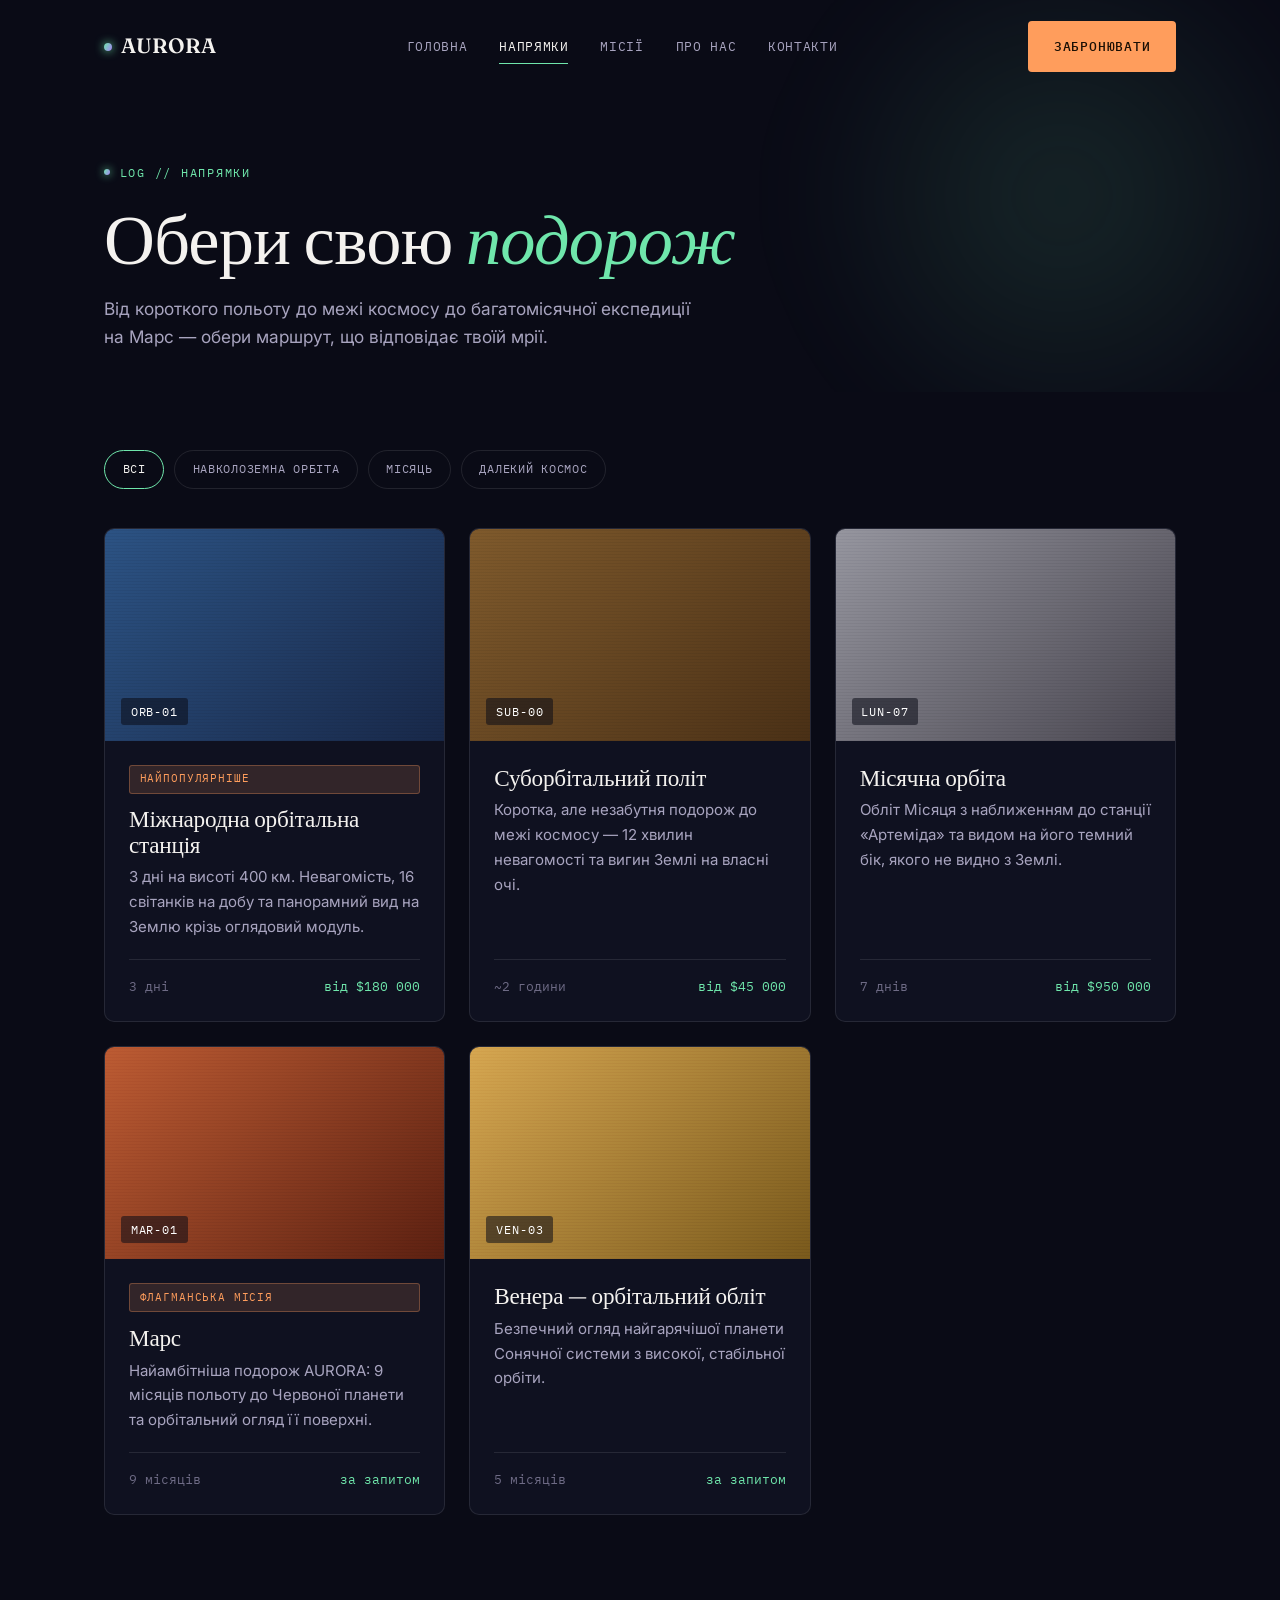
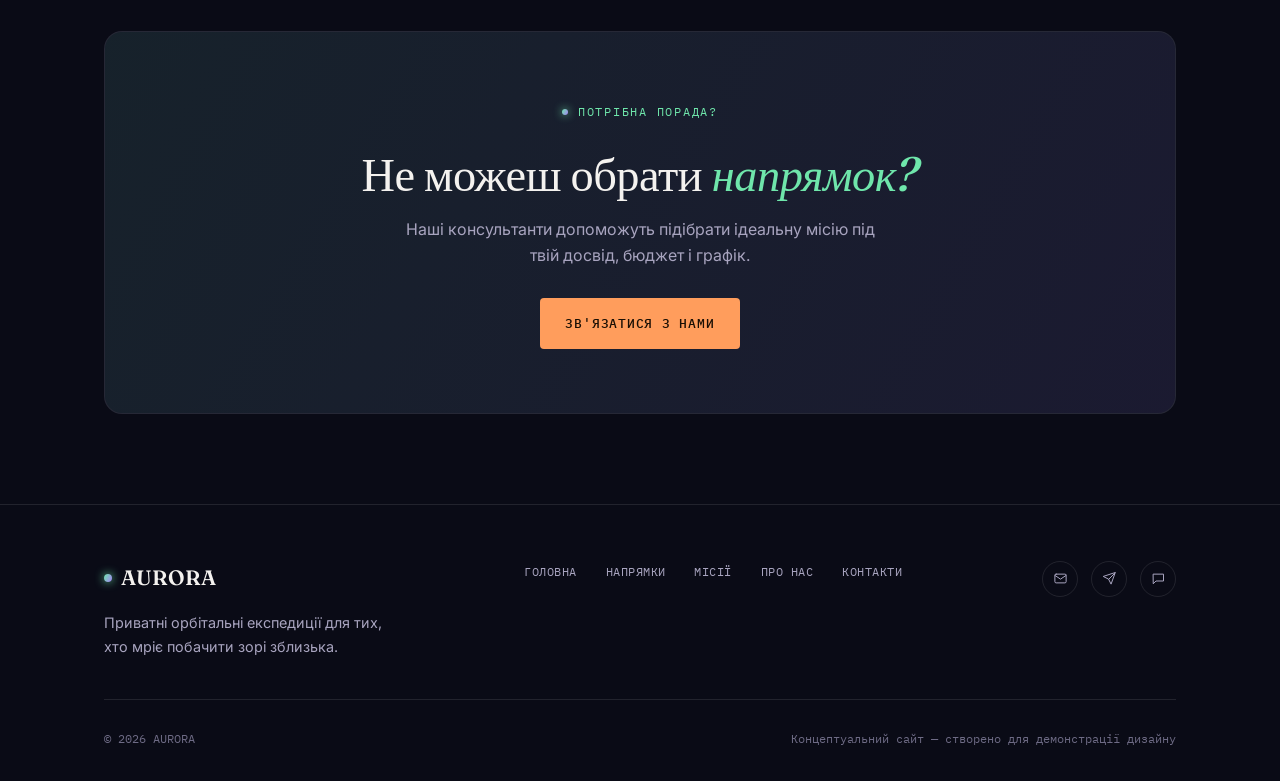
<file: destinations.html>
<!DOCTYPE html>
<html lang="uk">
<head>
<meta charset="UTF-8">
<meta name="viewport" content="width=device-width, initial-scale=1.0">
<title>Напрямки — AURORA</title>
<meta name="description" content="Від суборбітального польоту до Марса — обери напрямок своєї орбітальної подорожі з AURORA.">
<link rel="preconnect" href="https://fonts.googleapis.com">
<link rel="preconnect" href="https://fonts.gstatic.com" crossorigin>
<link href="https://fonts.googleapis.com/css2?family=Fraunces:ital,opsz,wght@0,9..144,380;0,9..144,500;0,9..144,600;1,9..144,500&family=Inter:wght@400;500;600&family=IBM+Plex+Mono:wght@400;500&display=swap" rel="stylesheet">
<link rel="stylesheet" href="styles.css">
</head>
<body>

<header class="site-header">
  <div class="container nav-wrap">
    <a href="index.html" class="logo">AURORA</a>
    <nav class="nav-menu">
      <a href="index.html" class="nav-link">Головна</a>
      <a href="destinations.html" class="nav-link is-active">Напрямки</a>
      <a href="experience.html" class="nav-link">Місії</a>
      <a href="about.html" class="nav-link">Про нас</a>
      <a href="contact.html" class="nav-link">Контакти</a>
    </nav>
    <div class="nav-actions">
      <a href="contact.html" class="btn btn-primary nav-cta">Забронювати</a>
      <button class="nav-toggle" aria-label="Відкрити меню">
        <span></span><span></span><span></span>
      </button>
    </div>
  </div>
</header>

<main>

  <section class="page-header">
    <div class="container">
      <span class="eyebrow">Log // Напрямки</span>
      <h1>Обери свою <em>подорож</em></h1>
      <p class="lead">Від короткого польоту до межі космосу до багатомісячної експедиції на Марс — обери маршрут, що відповідає твоїй мрії.</p>
    </div>
  </section>

  <section class="section section-tight">
    <div class="container">
      <div class="filter-tabs">
        <button class="filter-tab is-active" data-filter="all">Всі</button>
        <button class="filter-tab" data-filter="orbit">Навколоземна орбіта</button>
        <button class="filter-tab" data-filter="moon">Місяць</button>
        <button class="filter-tab" data-filter="deep">Далекий космос</button>
      </div>

      <div class="chip-grid">
        <article class="chip reveal" data-category="orbit">
          <div class="chip-swatch swatch-orbit"><span class="chip-code">ORB-01</span></div>
          <div class="chip-body">
            <span class="badge">Найпопулярніше</span>
            <h3>Міжнародна орбітальна станція</h3>
            <p>3 дні на висоті 400 км. Невагомість, 16 світанків на добу та панорамний вид на Землю крізь оглядовий модуль.</p>
            <div class="chip-meta"><span>3 дні</span><span>від $180 000</span></div>
          </div>
        </article>

        <article class="chip reveal" data-category="orbit">
          <div class="chip-swatch swatch-suborbital"><span class="chip-code">SUB-00</span></div>
          <div class="chip-body">
            <h3>Суборбітальний політ</h3>
            <p>Коротка, але незабутня подорож до межі космосу — 12 хвилин невагомості та вигин Землі на власні очі.</p>
            <div class="chip-meta"><span>~2 години</span><span>від $45 000</span></div>
          </div>
        </article>

        <article class="chip reveal" data-category="moon">
          <div class="chip-swatch swatch-moon"><span class="chip-code">LUN-07</span></div>
          <div class="chip-body">
            <h3>Місячна орбіта</h3>
            <p>Обліт Місяця з наближенням до станції «Артеміда» та видом на його темний бік, якого не видно з Землі.</p>
            <div class="chip-meta"><span>7 днів</span><span>від $950 000</span></div>
          </div>
        </article>

        <article class="chip reveal" data-category="deep">
          <div class="chip-swatch swatch-mars"><span class="chip-code">MAR-01</span></div>
          <div class="chip-body">
            <span class="badge">Флагманська місія</span>
            <h3>Марс</h3>
            <p>Найамбітніша подорож AURORA: 9 місяців польоту до Червоної планети та орбітальний огляд її поверхні.</p>
            <div class="chip-meta"><span>9 місяців</span><span>за запитом</span></div>
          </div>
        </article>

        <article class="chip reveal" data-category="deep">
          <div class="chip-swatch swatch-venus"><span class="chip-code">VEN-03</span></div>
          <div class="chip-body">
            <h3>Венера — орбітальний обліт</h3>
            <p>Безпечний огляд найгарячішої планети Сонячної системи з високої, стабільної орбіти.</p>
            <div class="chip-meta"><span>5 місяців</span><span>за запитом</span></div>
          </div>
        </article>
      </div>
    </div>
  </section>

  <section class="section section-tight">
    <div class="container">
      <div class="cta-band reveal">
        <span class="eyebrow">Потрібна порада?</span>
        <h2>Не можеш обрати <em>напрямок?</em></h2>
        <p>Наші консультанти допоможуть підібрати ідеальну місію під твій досвід, бюджет і графік.</p>
        <div class="cta-actions">
          <a href="contact.html" class="btn btn-primary">Зв'язатися з нами</a>
        </div>
      </div>
    </div>
  </section>

</main>

<footer class="site-footer">
  <div class="container">
    <div class="footer-top">
      <div>
        <a href="index.html" class="logo">AURORA</a>
        <p class="footer-blurb">Приватні орбітальні експедиції для тих, хто мріє побачити зорі зблизька.</p>
      </div>
      <nav class="footer-nav">
        <a href="index.html">Головна</a>
        <a href="destinations.html">Напрямки</a>
        <a href="experience.html">Місії</a>
        <a href="about.html">Про нас</a>
        <a href="contact.html">Контакти</a>
      </nav>
      <div class="social-links">
        <a href="#" aria-label="Пошта"><svg viewBox="0 0 24 24" fill="none" stroke="currentColor" stroke-width="1.6" stroke-linecap="round" stroke-linejoin="round"><rect x="3" y="5" width="18" height="14" rx="2"/><path d="M3 7l9 6 9-6"/></svg></a>
        <a href="#" aria-label="Телеграм"><svg viewBox="0 0 24 24" fill="none" stroke="currentColor" stroke-width="1.6" stroke-linecap="round" stroke-linejoin="round"><path d="M21 3L11 13M21 3l-6.5 18-4-8-8-4z"/></svg></a>
        <a href="#" aria-label="Чат"><svg viewBox="0 0 24 24" fill="none" stroke="currentColor" stroke-width="1.6" stroke-linecap="round" stroke-linejoin="round"><path d="M4 5h16v11H8l-4 4z"/></svg></a>
      </div>
    </div>
    <div class="footer-bottom">
      <span>© 2026 AURORA</span>
      <span>Концептуальний сайт — створено для демонстрації дизайну</span>
    </div>
  </div>
</footer>

<script src="script.js"></script>
</body>
</html>
</file>
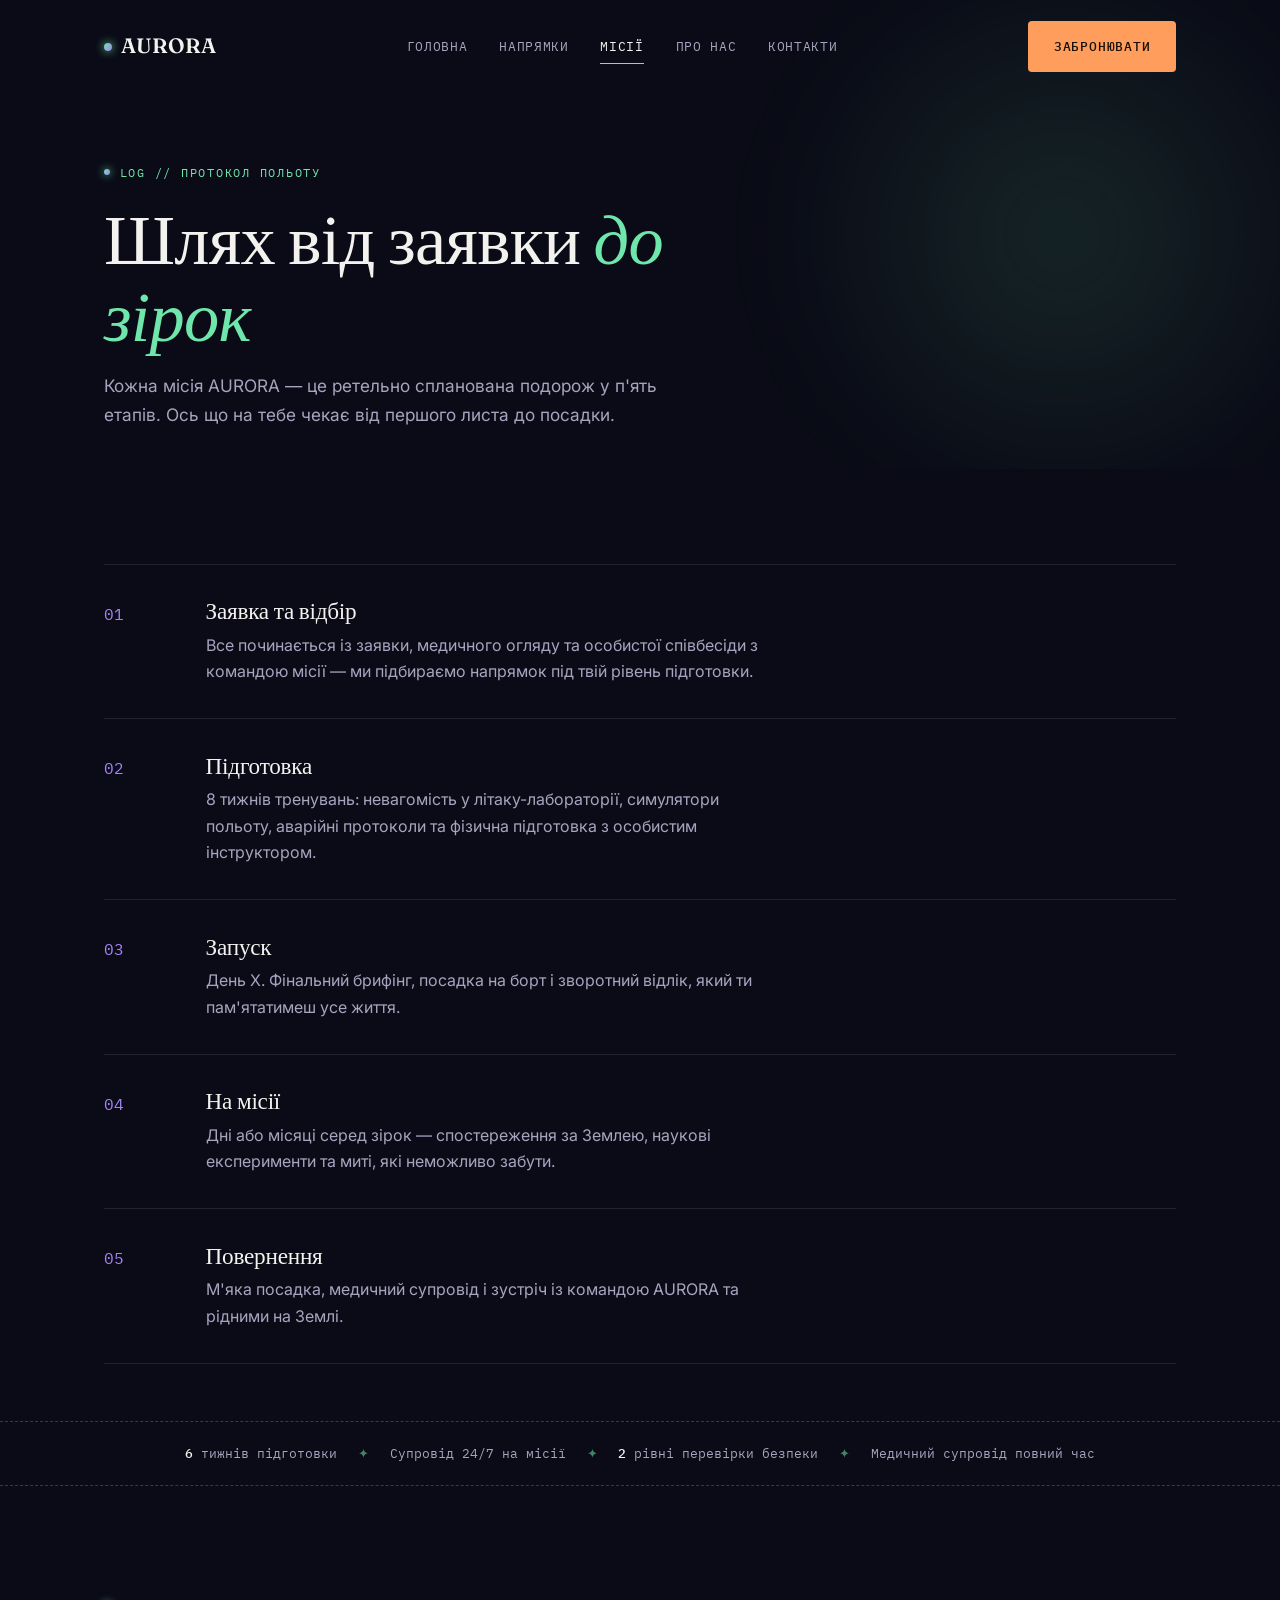
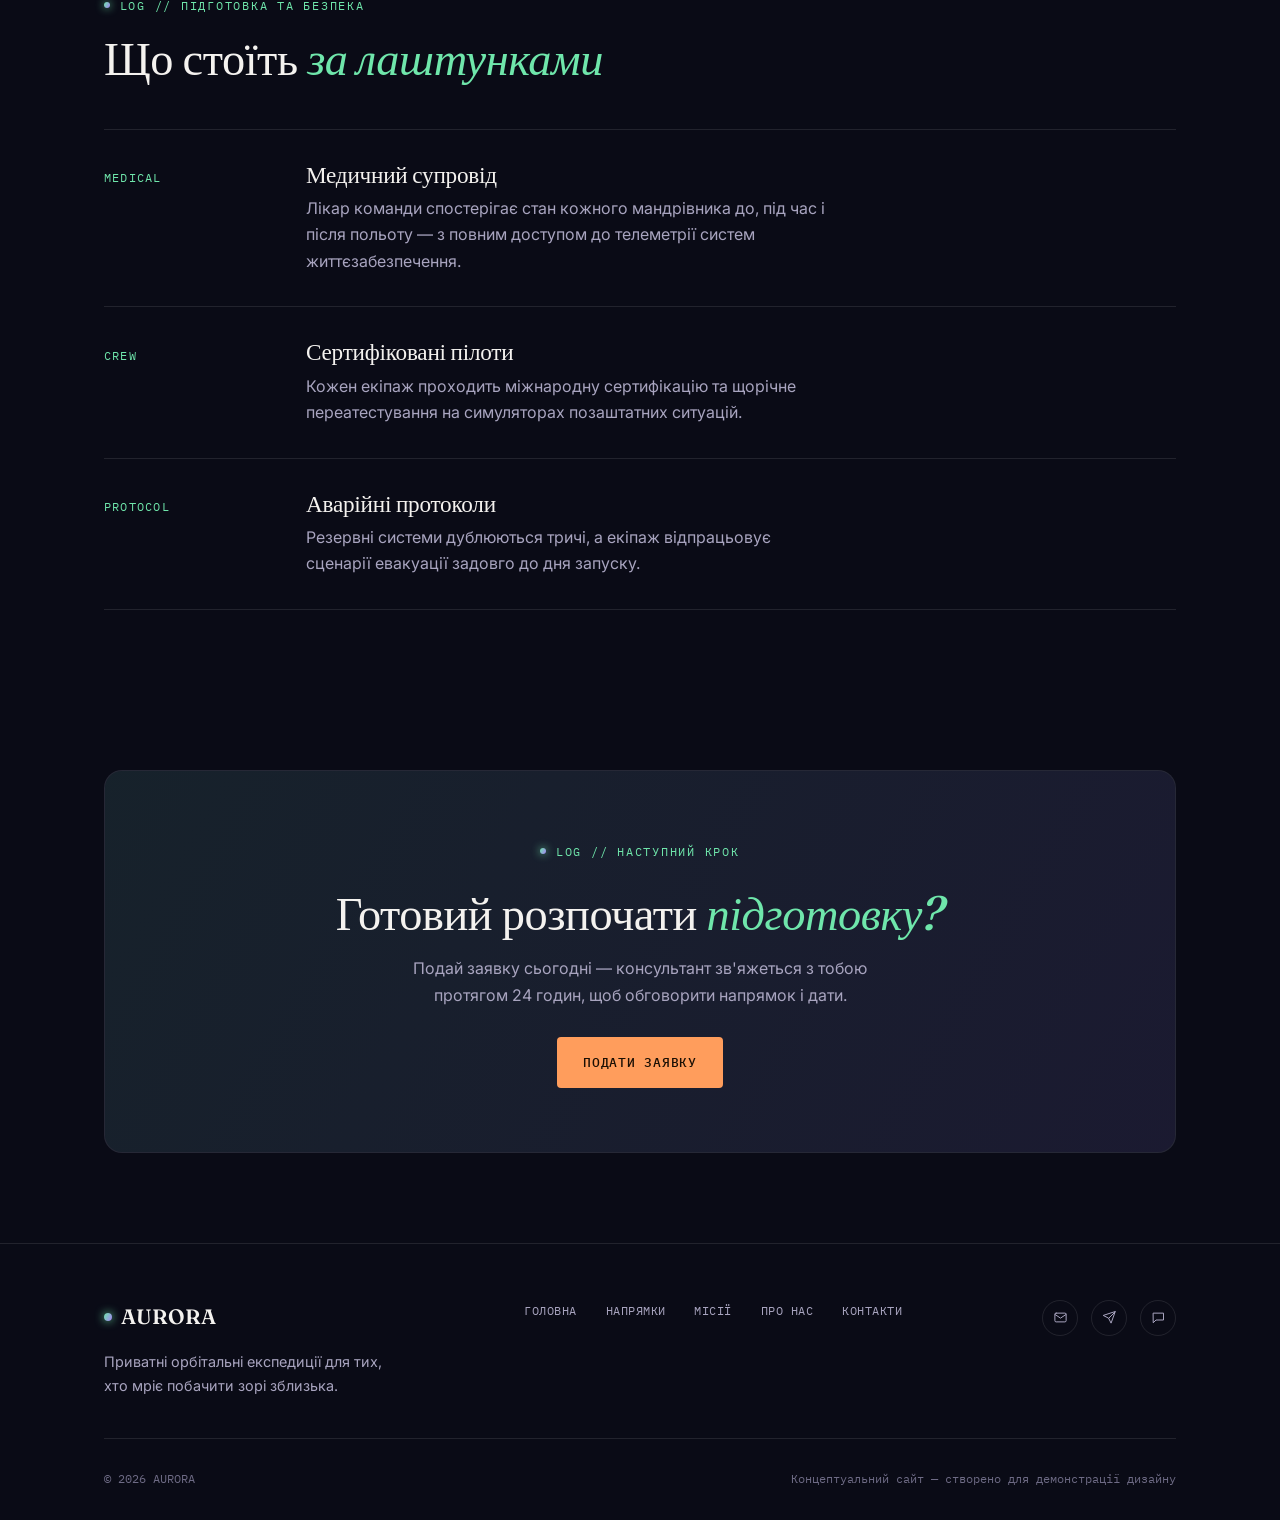
<file: experience.html>
<!DOCTYPE html>
<html lang="uk">
<head>
<meta charset="UTF-8">
<meta name="viewport" content="width=device-width, initial-scale=1.0">
<title>Як проходить місія — AURORA</title>
<meta name="description" content="Від заявки до повернення на Землю — покроковий шлях кожної експедиції AURORA.">
<link rel="preconnect" href="https://fonts.googleapis.com">
<link rel="preconnect" href="https://fonts.gstatic.com" crossorigin>
<link href="https://fonts.googleapis.com/css2?family=Fraunces:ital,opsz,wght@0,9..144,380;0,9..144,500;0,9..144,600;1,9..144,500&family=Inter:wght@400;500;600&family=IBM+Plex+Mono:wght@400;500&display=swap" rel="stylesheet">
<link rel="stylesheet" href="styles.css">
</head>
<body>

<header class="site-header">
  <div class="container nav-wrap">
    <a href="index.html" class="logo">AURORA</a>
    <nav class="nav-menu">
      <a href="index.html" class="nav-link">Головна</a>
      <a href="destinations.html" class="nav-link">Напрямки</a>
      <a href="experience.html" class="nav-link is-active">Місії</a>
      <a href="about.html" class="nav-link">Про нас</a>
      <a href="contact.html" class="nav-link">Контакти</a>
    </nav>
    <div class="nav-actions">
      <a href="contact.html" class="btn btn-primary nav-cta">Забронювати</a>
      <button class="nav-toggle" aria-label="Відкрити меню">
        <span></span><span></span><span></span>
      </button>
    </div>
  </div>
</header>

<main>

  <section class="page-header">
    <div class="container">
      <span class="eyebrow">Log // Протокол польоту</span>
      <h1>Шлях від заявки <em>до зірок</em></h1>
      <p class="lead">Кожна місія AURORA — це ретельно спланована подорож у п'ять етапів. Ось що на тебе чекає від першого листа до посадки.</p>
    </div>
  </section>

  <section class="section section-tight">
    <div class="container">
      <div class="timeline">
        <div class="timeline-item reveal">
          <span class="timeline-marker">01</span>
          <div class="timeline-body">
            <h3>Заявка та відбір</h3>
            <p>Все починається із заявки, медичного огляду та особистої співбесіди з командою місії — ми підбираємо напрямок під твій рівень підготовки.</p>
          </div>
        </div>
        <div class="timeline-item reveal">
          <span class="timeline-marker">02</span>
          <div class="timeline-body">
            <h3>Підготовка</h3>
            <p>8 тижнів тренувань: невагомість у літаку-лабораторії, симулятори польоту, аварійні протоколи та фізична підготовка з особистим інструктором.</p>
          </div>
        </div>
        <div class="timeline-item reveal">
          <span class="timeline-marker">03</span>
          <div class="timeline-body">
            <h3>Запуск</h3>
            <p>День Х. Фінальний брифінг, посадка на борт і зворотний відлік, який ти пам'ятатимеш усе життя.</p>
          </div>
        </div>
        <div class="timeline-item reveal">
          <span class="timeline-marker">04</span>
          <div class="timeline-body">
            <h3>На місії</h3>
            <p>Дні або місяці серед зірок — спостереження за Землею, наукові експерименти та миті, які неможливо забути.</p>
          </div>
        </div>
        <div class="timeline-item reveal">
          <span class="timeline-marker">05</span>
          <div class="timeline-body">
            <h3>Повернення</h3>
            <p>М'яка посадка, медичний супровід і зустріч із командою AURORA та рідними на Землі.</p>
          </div>
        </div>
      </div>
    </div>
  </section>

  <section class="manifest">
    <div class="container manifest-inner">
      <span class="manifest-item mono"><span data-count="8">0</span> тижнів підготовки</span>
      <span class="manifest-divider">✦</span>
      <span class="manifest-item mono">Супровід 24/7 на місії</span>
      <span class="manifest-divider">✦</span>
      <span class="manifest-item mono"><span data-count="3">0</span> рівні перевірки безпеки</span>
      <span class="manifest-divider">✦</span>
      <span class="manifest-item mono">Медичний супровід повний час</span>
    </div>
  </section>

  <section class="section">
    <div class="container">
      <div class="section-head">
        <span class="eyebrow reveal">Log // Підготовка та безпека</span>
        <h2 class="reveal">Що стоїть <em>за лаштунками</em></h2>
      </div>
      <div class="edit-list">
        <div class="edit-row reveal">
          <span class="edit-tag">Medical</span>
          <div class="edit-body">
            <h3>Медичний супровід</h3>
            <p>Лікар команди спостерігає стан кожного мандрівника до, під час і після польоту — з повним доступом до телеметрії систем життєзабезпечення.</p>
          </div>
        </div>
        <div class="edit-row reveal">
          <span class="edit-tag">Crew</span>
          <div class="edit-body">
            <h3>Сертифіковані пілоти</h3>
            <p>Кожен екіпаж проходить міжнародну сертифікацію та щорічне переатестування на симуляторах позаштатних ситуацій.</p>
          </div>
        </div>
        <div class="edit-row reveal">
          <span class="edit-tag">Protocol</span>
          <div class="edit-body">
            <h3>Аварійні протоколи</h3>
            <p>Резервні системи дублюються тричі, а екіпаж відпрацьовує сценарії евакуації задовго до дня запуску.</p>
          </div>
        </div>
      </div>
    </div>
  </section>

  <section class="section section-tight">
    <div class="container">
      <div class="cta-band reveal">
        <span class="eyebrow">Log // Наступний крок</span>
        <h2>Готовий розпочати <em>підготовку?</em></h2>
        <p>Подай заявку сьогодні — консультант зв'яжеться з тобою протягом 24 годин, щоб обговорити напрямок і дати.</p>
        <div class="cta-actions">
          <a href="contact.html" class="btn btn-primary">Подати заявку</a>
        </div>
      </div>
    </div>
  </section>

</main>

<footer class="site-footer">
  <div class="container">
    <div class="footer-top">
      <div>
        <a href="index.html" class="logo">AURORA</a>
        <p class="footer-blurb">Приватні орбітальні експедиції для тих, хто мріє побачити зорі зблизька.</p>
      </div>
      <nav class="footer-nav">
        <a href="index.html">Головна</a>
        <a href="destinations.html">Напрямки</a>
        <a href="experience.html">Місії</a>
        <a href="about.html">Про нас</a>
        <a href="contact.html">Контакти</a>
      </nav>
      <div class="social-links">
        <a href="#" aria-label="Пошта"><svg viewBox="0 0 24 24" fill="none" stroke="currentColor" stroke-width="1.6" stroke-linecap="round" stroke-linejoin="round"><rect x="3" y="5" width="18" height="14" rx="2"/><path d="M3 7l9 6 9-6"/></svg></a>
        <a href="#" aria-label="Телеграм"><svg viewBox="0 0 24 24" fill="none" stroke="currentColor" stroke-width="1.6" stroke-linecap="round" stroke-linejoin="round"><path d="M21 3L11 13M21 3l-6.5 18-4-8-8-4z"/></svg></a>
        <a href="#" aria-label="Чат"><svg viewBox="0 0 24 24" fill="none" stroke="currentColor" stroke-width="1.6" stroke-linecap="round" stroke-linejoin="round"><path d="M4 5h16v11H8l-4 4z"/></svg></a>
      </div>
    </div>
    <div class="footer-bottom">
      <span>© 2026 AURORA</span>
      <span>Концептуальний сайт — створено для демонстрації дизайну</span>
    </div>
  </div>
</footer>

<script src="script.js"></script>
</body>
</html>
</file>
<file: styles.css>
/* ======================================================
   AURORA — приватні орбітальні експедиції
   Спільна дизайн-система сайту
====================================================== */

/* ---------- Reset ---------- */
*, *::before, *::after { box-sizing: border-box; margin: 0; padding: 0; }
html { scroll-behavior: smooth; }
body {
  background: var(--void);
  color: var(--ink);
  font-family: 'Inter', -apple-system, BlinkMacSystemFont, sans-serif;
  line-height: 1.65;
  overflow-x: hidden;
  -webkit-font-smoothing: antialiased;
}
img, svg { display: block; max-width: 100%; }
a { color: inherit; text-decoration: none; }
ul { list-style: none; }
button { font: inherit; cursor: pointer; border: none; background: none; color: inherit; }
input, textarea, select { font: inherit; color: inherit; }

/* ---------- Tokens ---------- */
:root {
  --void: #0a0b16;
  --void-soft: #0f1120;
  --void-elevated: #151830;
  --border: rgba(244,242,240,0.10);
  --border-strong: rgba(244,242,240,0.20);
  --ink: #f4f2ef;
  --mist: #a8a4bf;
  --mist-dim: #6e6b85;
  --aurora-green: #6fe6ab;
  --aurora-violet: #a684f5;
  --ember: #ff9d5c;
  --gradient: linear-gradient(120deg, var(--aurora-green), var(--aurora-violet));
  --radius-sm: 4px;
  --radius-md: 10px;
  --radius-lg: 18px;
  --ease: cubic-bezier(.16,.84,.44,1);
  --header-h: 76px;
}

/* ---------- Typography ---------- */
h1, h2, h3, .serif { font-family: 'Fraunces', serif; font-weight: 500; line-height: 1.1; letter-spacing: -0.01em; color: var(--ink); }
h1 { font-size: clamp(2.5rem, 4vw + 1.2rem, 4.6rem); font-weight: 480; }
h2 { font-size: clamp(1.9rem, 2.3vw + 1.1rem, 2.9rem); }
h3 { font-size: clamp(1.15rem, 1vw + 0.9rem, 1.45rem); font-weight: 500; }
h1 em, h2 em { font-style: italic; color: var(--aurora-green); }
p { color: var(--mist); }
.lead { font-size: 1.08rem; }
.mono { font-family: 'IBM Plex Mono', monospace; }
.eyebrow {
  display: inline-flex; align-items: center; gap: .6rem;
  font-family: 'IBM Plex Mono', monospace; font-size: .78rem; letter-spacing: .14em; text-transform: uppercase;
  color: var(--aurora-green); margin-bottom: 1.1rem;
}
.eyebrow::before { content: ''; width: 6px; height: 6px; border-radius: 50%; background: var(--gradient); box-shadow: 0 0 8px var(--aurora-green); flex-shrink: 0; }

/* ---------- Layout ---------- */
.container { width: 100%; max-width: 1120px; margin-inline: auto; padding-inline: 1.5rem; }
main { position: relative; z-index: 1; }
.section { padding-block: clamp(4rem, 8vw, 6.5rem); position: relative; }
.section-tight { padding-block: clamp(2.2rem, 5vw, 3.6rem); }
.section-head { max-width: 640px; margin-bottom: 2.8rem; }
.section-head.center { margin-inline: auto; text-align: center; }

/* ---------- Buttons ---------- */
.btn {
  display: inline-flex; align-items: center; justify-content: center; gap: .5rem;
  font-family: 'IBM Plex Mono', monospace; font-size: .8rem; letter-spacing: .06em; text-transform: uppercase;
  padding: .95rem 1.6rem; border-radius: var(--radius-sm); white-space: nowrap;
  transition: transform .35s var(--ease), background .35s var(--ease), border-color .35s var(--ease), color .35s var(--ease);
}
.btn-primary { background: var(--ember); color: #1a0f04; font-weight: 500; }
.btn-primary:hover { transform: translateY(-2px); background: #ffb37e; }
.btn-ghost { border: 1px solid var(--border-strong); color: var(--ink); }
.btn-ghost:hover { border-color: var(--aurora-green); color: var(--aurora-green); transform: translateY(-2px); }
.btn-block { width: 100%; }

/* ---------- Header / Nav ---------- */
.site-header {
  position: fixed; top: 0; left: 0; right: 0; z-index: 50;
  padding-block: 1.3rem; border-bottom: 1px solid transparent;
  transition: background .4s var(--ease), padding .4s var(--ease), border-color .4s var(--ease);
}
.site-header.is-scrolled {
  background: rgba(10,11,22,.82); backdrop-filter: blur(14px);
  border-bottom-color: var(--border); padding-block: .85rem;
}
.nav-wrap { display: flex; align-items: center; justify-content: space-between; gap: 1.5rem; }
.logo { font-family: 'Fraunces', serif; font-weight: 600; font-size: 1.3rem; display: flex; align-items: center; gap: .55rem; }
.logo::before { content: ''; width: 8px; height: 8px; border-radius: 50%; background: var(--gradient); box-shadow: 0 0 10px var(--aurora-green); flex-shrink: 0; }
.nav-menu { display: flex; gap: 2rem; align-items: center; font-family: 'IBM Plex Mono', monospace; font-size: .8rem; letter-spacing: .05em; text-transform: uppercase; }
.nav-link { position: relative; color: var(--mist); padding-block: .3rem; transition: color .3s; }
.nav-link::after { content: ''; position: absolute; left: 0; bottom: -2px; width: 0; height: 1px; background: var(--aurora-green); transition: width .35s var(--ease); }
.nav-link:hover, .nav-link.is-active { color: var(--ink); }
.nav-link:hover::after, .nav-link.is-active::after { width: 100%; }
.nav-actions { display: flex; align-items: center; gap: 1.2rem; }
.nav-toggle { display: none; flex-direction: column; gap: 5px; padding: .4rem; z-index: 60; }
.nav-toggle span { width: 22px; height: 1.5px; background: var(--ink); transition: transform .3s var(--ease), opacity .3s; }
.nav-toggle.is-active span:nth-child(1) { transform: translateY(6.5px) rotate(45deg); }
.nav-toggle.is-active span:nth-child(2) { opacity: 0; }
.nav-toggle.is-active span:nth-child(3) { transform: translateY(-6.5px) rotate(-45deg); }

@media (max-width: 900px) {
  .nav-menu {
    position: fixed; inset: 0 0 0 22%; top: 0;
    flex-direction: column; justify-content: center; align-items: flex-start; gap: 1.8rem;
    padding: 2rem 2.2rem; background: rgba(10,11,22,.98); backdrop-filter: blur(18px);
    border-left: 1px solid var(--border); transform: translateX(100%);
    transition: transform .45s var(--ease); overflow-y: auto;
  }
  .nav-menu.is-open { transform: translateX(0); }
  .nav-menu .nav-link { font-size: 1.15rem; }
  .nav-cta { display: none; }
  .nav-toggle { display: flex; }
}

/* ---------- Hero / aurora scene ---------- */
.hero { position: relative; overflow: hidden; min-height: 100vh; display: flex; align-items: center; padding-top: var(--header-h); }
.aurora-scene { position: absolute; inset: 0; z-index: 0; background: radial-gradient(ellipse at 50% 0%, #131632 0%, var(--void) 68%); }
.stars { position: absolute; inset: 0; overflow: hidden; }
.star { position: absolute; width: 2px; height: 2px; border-radius: 50%; background: #fff; opacity: .5; animation: twinkle 3.6s ease-in-out infinite; }
.star.big { width: 3px; height: 3px; box-shadow: 0 0 6px rgba(255,255,255,.7); }
@keyframes twinkle { 0%, 100% { opacity: .18; } 50% { opacity: .9; } }
.ribbons { position: absolute; inset: 0; width: 100%; height: 100%; }
.ribbon { transform-box: fill-box; transform-origin: center; animation: ribbonDrift 12s ease-in-out infinite; }
.ribbon-2 { animation-duration: 16s; animation-delay: -5s; }
.ribbon-3 { animation-duration: 20s; animation-delay: -9s; }
@keyframes ribbonDrift { 0%, 100% { transform: translateY(0) scaleY(1); } 50% { transform: translateY(10px) scaleY(1.05); } }
.horizon { position: absolute; bottom: 0; left: 0; width: 100%; height: 24%; z-index: 1; }
.horizon path { fill: var(--void); }
.hero-content { position: relative; z-index: 2; max-width: 680px; }
.hero-content::before {
  content: ''; position: absolute; inset: -2.5rem -4rem; z-index: -1;
  background: radial-gradient(ellipse at center, rgba(10,11,22,.6), transparent 72%); filter: blur(6px);
}
.hero-content p { margin-block: 1.3rem 2.1rem; max-width: 540px; }
.hero-actions { display: flex; gap: 1rem; flex-wrap: wrap; }

/* ---------- Reveal on scroll ---------- */
.reveal { opacity: 0; transform: translateY(22px); transition: opacity .9s var(--ease), transform .9s var(--ease); }
.reveal.is-visible { opacity: 1; transform: translateY(0); }
.reveal-1.is-visible { transition-delay: .12s; }
.reveal-2.is-visible { transition-delay: .24s; }
.reveal-3.is-visible { transition-delay: .36s; }

/* ---------- Manifest strip ---------- */
.manifest { border-top: 1px dashed var(--border-strong); border-bottom: 1px dashed var(--border-strong); padding-block: 1.3rem; overflow-x: auto; }
.manifest-inner { display: flex; align-items: center; gap: 1.3rem; flex-wrap: wrap; justify-content: center; font-size: .82rem; color: var(--mist); }
.manifest-item { white-space: nowrap; }
.manifest-item span[data-count] { color: var(--ink); font-weight: 500; }
.manifest-divider { color: var(--aurora-green); opacity: .55; }

/* ---------- Editorial list (features / values) ---------- */
.edit-list { margin-top: .5rem; }
.edit-row { display: grid; grid-template-columns: 170px 1fr; gap: 2rem; padding-block: 2rem; border-top: 1px solid var(--border); align-items: start; }
.edit-row:last-child { border-bottom: 1px solid var(--border); }
.edit-tag { color: var(--aurora-green); font-size: .78rem; letter-spacing: .1em; padding-top: .35rem; font-family: 'IBM Plex Mono', monospace; text-transform: uppercase; }
.edit-body h3 { margin-bottom: .5rem; }
.edit-body p { max-width: 520px; }
@media (max-width: 640px) { .edit-row { grid-template-columns: 1fr; gap: .6rem; } }

/* ---------- Destination chips ---------- */
.chip-grid { display: grid; grid-template-columns: repeat(auto-fit, minmax(260px, 1fr)); gap: 1.5rem; }
.chip {
  background: var(--void-soft); border: 1px solid var(--border); border-radius: var(--radius-md);
  overflow: hidden; display: flex; flex-direction: column;
  transition: border-color .4s var(--ease), transform .4s var(--ease);
}
.chip:hover { border-color: var(--aurora-green); transform: translateY(-5px); }
.chip-swatch { aspect-ratio: 16 / 10; position: relative; display: flex; align-items: flex-end; padding: 1rem; }
.chip-swatch::after {
  content: ''; position: absolute; inset: 0; mix-blend-mode: overlay; opacity: .5;
  background-image: repeating-linear-gradient(0deg, rgba(0,0,0,.1) 0px, rgba(0,0,0,.1) 1px, transparent 1px, transparent 3px);
}
.chip-code { position: relative; z-index: 1; background: rgba(10,11,22,.55); padding: .25rem .6rem; border-radius: 3px; font-size: .72rem; letter-spacing: .08em; color: #fff; font-family: 'IBM Plex Mono', monospace; }
.chip-body { padding: 1.5rem; flex: 1; display: flex; flex-direction: column; }
.chip-body p { flex: 1; font-size: .94rem; margin-block: .5rem 1.2rem; }
.chip-meta { display: flex; justify-content: space-between; font-size: .8rem; color: var(--mist-dim); padding-top: 1rem; border-top: 1px solid var(--border); font-family: 'IBM Plex Mono', monospace; }
.chip-meta span:last-child { color: var(--aurora-green); }
.badge { display: inline-block; font-family: 'IBM Plex Mono', monospace; font-size: .66rem; letter-spacing: .08em; text-transform: uppercase; padding: .3rem .6rem; border-radius: 3px; background: rgba(255,157,92,.15); color: var(--ember); margin-bottom: .8rem; border: 1px solid rgba(255,157,92,.3); }

.swatch-orbit { background: linear-gradient(135deg, #2c5384, #182849); }
.swatch-suborbital { background: linear-gradient(135deg, #7f5a2c, #4a3016); }
.swatch-moon { background: linear-gradient(135deg, #96969f, #48454f); }
.swatch-mars { background: linear-gradient(135deg, #bd5c33, #5c2011); }
.swatch-venus { background: linear-gradient(135deg, #d6a751, #7a5a1c); }

/* ---------- Filter tabs ---------- */
.filter-tabs { display: flex; gap: .6rem; flex-wrap: wrap; margin-bottom: 2.4rem; }
.filter-tab {
  font-family: 'IBM Plex Mono', monospace; font-size: .76rem; letter-spacing: .06em; text-transform: uppercase;
  padding: .55rem 1.1rem; border: 1px solid var(--border); border-radius: 100px; color: var(--mist);
  transition: all .3s var(--ease);
}
.filter-tab.is-active, .filter-tab:hover { border-color: var(--aurora-green); color: var(--ink); }

/* ---------- Timeline ---------- */
.timeline { margin-top: 2.3rem; }
.timeline-item { display: grid; grid-template-columns: 76px 1fr; gap: 1.6rem; padding-block: 2.1rem; border-top: 1px solid var(--border); }
.timeline-item:last-child { border-bottom: 1px solid var(--border); }
.timeline-marker { font-family: 'IBM Plex Mono', monospace; font-size: 1rem; color: var(--aurora-violet); padding-top: .15rem; }
.timeline-body h3 { margin-bottom: .5rem; }
.timeline-body p { max-width: 560px; }
@media (max-width: 640px) { .timeline-item { grid-template-columns: 1fr; gap: .5rem; } }

/* ---------- Crew roster ---------- */
.roster { margin-top: .5rem; }
.roster-row { display: grid; grid-template-columns: 110px 1fr 1.7fr; gap: 1.5rem; align-items: center; padding-block: 1.3rem; border-top: 1px solid var(--border); }
.roster-row:last-child { border-bottom: 1px solid var(--border); }
.roster-code { color: var(--aurora-green); font-size: .78rem; letter-spacing: .08em; font-family: 'IBM Plex Mono', monospace; text-transform: uppercase; }
.roster-name { font-family: 'Fraunces', serif; font-size: 1.05rem; color: var(--ink); }
.roster-role { color: var(--mist-dim); font-size: .88rem; }
@media (max-width: 700px) {
  .roster-row { grid-template-columns: 1fr; gap: .3rem; padding-block: 1.4rem; }
  .roster-code { order: 1; } .roster-name { order: 2; } .roster-role { order: 3; }
}

/* ---------- CTA band ---------- */
.cta-band { border: 1px solid var(--border); border-radius: var(--radius-lg); padding: clamp(2.4rem, 5vw, 4rem); text-align: center; position: relative; overflow: hidden; background: var(--void-soft); }
.cta-band::before { content: ''; position: absolute; inset: 0; background: linear-gradient(120deg, rgba(111,230,171,.08), rgba(166,132,245,.08)); pointer-events: none; }
.cta-band .eyebrow { justify-content: center; position: relative; }
.cta-band h2 { margin-block: .6rem 1rem; position: relative; }
.cta-band p { max-width: 480px; margin-inline: auto; margin-bottom: 1.8rem; position: relative; }
.cta-actions { display: flex; gap: 1rem; justify-content: center; flex-wrap: wrap; position: relative; }

/* ---------- Quote ---------- */
.quote { max-width: 720px; margin-inline: auto; text-align: center; }
.quote blockquote { font-family: 'Fraunces', serif; font-style: italic; font-size: clamp(1.3rem, 1.6vw + 1rem, 1.9rem); color: var(--ink); line-height: 1.4; }
.quote cite { display: block; margin-top: 1.4rem; font-family: 'IBM Plex Mono', monospace; font-size: .78rem; letter-spacing: .06em; text-transform: uppercase; color: var(--mist-dim); font-style: normal; }

/* ---------- Forms ---------- */
.form-grid { display: grid; gap: 1.4rem; grid-template-columns: 1fr 1fr; }
.form-grid .full { grid-column: 1 / -1; }
.field label { display: block; font-family: 'IBM Plex Mono', monospace; font-size: .74rem; letter-spacing: .06em; text-transform: uppercase; color: var(--mist); margin-bottom: .5rem; }
.field input, .field select, .field textarea {
  width: 100%; padding: .85rem 1rem; border-radius: var(--radius-sm); background: var(--void-soft);
  border: 1px solid var(--border); color: var(--ink); transition: border-color .3s, box-shadow .3s;
}
.field input:focus, .field select:focus, .field textarea:focus { outline: none; border-color: var(--aurora-green); box-shadow: 0 0 0 3px rgba(111,230,171,.15); }
.field textarea { resize: vertical; min-height: 130px; }
.contact-form { background: var(--void-soft); border: 1px solid var(--border); border-radius: var(--radius-lg); padding: clamp(1.7rem, 4vw, 2.6rem); }
.form-success { display: none; text-align: center; padding: 2.5rem 1rem; }
.contact-form.is-success .form-fields, .contact-form.is-success .form-submit { display: none; }
.contact-form.is-success .form-success { display: block; }
.form-success .check { width: 58px; height: 58px; border-radius: 50%; background: var(--gradient); display: flex; align-items: center; justify-content: center; margin: 0 auto 1.3rem; }
.form-success h3 { margin-bottom: .5rem; }
.form-reset { margin-top: 1.5rem; }

.contact-info-item { display: flex; gap: 1rem; align-items: flex-start; padding-block: 1.3rem; border-top: 1px solid var(--border); }
.contact-info-item:last-child { border-bottom: 1px solid var(--border); }
.contact-info-item .label { font-family: 'IBM Plex Mono', monospace; font-size: .74rem; letter-spacing: .06em; text-transform: uppercase; color: var(--mist-dim); margin-bottom: .3rem; }
.contact-info-item .value { color: var(--ink); }

/* ---------- FAQ ---------- */
.faq-item { border-top: 1px solid var(--border); }
.faq-item:last-child { border-bottom: 1px solid var(--border); }
.faq-question { width: 100%; display: flex; justify-content: space-between; align-items: center; gap: 1rem; padding-block: 1.5rem; text-align: left; font-family: 'Fraunces', serif; font-size: 1.08rem; font-weight: 500; color: var(--ink); }
.faq-question .icon { width: 20px; height: 20px; position: relative; flex-shrink: 0; }
.faq-question .icon::before, .faq-question .icon::after { content: ''; position: absolute; top: 50%; left: 50%; background: var(--aurora-green); transform: translate(-50%, -50%); transition: transform .3s var(--ease), opacity .3s; }
.faq-question .icon::before { width: 12px; height: 1.5px; }
.faq-question .icon::after { width: 1.5px; height: 12px; }
.faq-item.is-open .icon::after { transform: translate(-50%, -50%) rotate(90deg); opacity: 0; }
.faq-answer { max-height: 0; overflow: hidden; transition: max-height .4s var(--ease); }
.faq-answer p { padding-bottom: 1.5rem; font-size: .95rem; max-width: 560px; }
.faq-item.is-open .faq-answer { max-height: 260px; }

/* ---------- Page header (inner pages) ---------- */
.page-header { padding-top: calc(var(--header-h) + 5rem); padding-bottom: 2.5rem; position: relative; overflow: hidden; }
.page-header::before {
  content: ''; position: absolute; top: -20%; right: -8%; width: 50%; height: 140%;
  background: radial-gradient(circle, rgba(111,230,171,.12), transparent 65%); filter: blur(40px); pointer-events: none;
}
.page-header .eyebrow, .page-header h1, .page-header p { position: relative; }
.page-header h1 { max-width: 700px; }
.page-header p { max-width: 600px; margin-top: 1.1rem; }

/* ---------- Footer ---------- */
.site-footer { border-top: 1px solid var(--border); padding-block: 3.5rem 2rem; margin-top: 2rem; }
.footer-top { display: flex; flex-wrap: wrap; justify-content: space-between; gap: 2.5rem; margin-bottom: 2.5rem; }
.footer-blurb { max-width: 280px; margin-top: 1rem; font-size: .9rem; }
.footer-nav { display: flex; gap: 1.8rem; flex-wrap: wrap; font-family: 'IBM Plex Mono', monospace; font-size: .78rem; text-transform: uppercase; letter-spacing: .04em; }
.footer-nav a { color: var(--mist); transition: color .3s; }
.footer-nav a:hover { color: var(--aurora-green); }
.footer-bottom { display: flex; justify-content: space-between; flex-wrap: wrap; gap: .8rem; padding-top: 1.8rem; border-top: 1px solid var(--border); color: var(--mist-dim); font-size: .78rem; font-family: 'IBM Plex Mono', monospace; }
.social-links { display: flex; gap: .8rem; }
.social-links a { width: 36px; height: 36px; border-radius: 50%; border: 1px solid var(--border); display: flex; align-items: center; justify-content: center; color: var(--mist); transition: all .3s var(--ease); }
.social-links a:hover { border-color: var(--aurora-green); color: var(--aurora-green); }
.social-links svg { width: 15px; height: 15px; }

/* ---------- Grid utility ---------- */
.grid-2 { display: grid; grid-template-columns: repeat(auto-fit, minmax(240px, 1fr)); gap: 1.5rem; }
.contact-grid { display: grid; grid-template-columns: 1.5fr 1fr; gap: 2.5rem; align-items: start; }
@media (max-width: 800px) { .contact-grid { grid-template-columns: 1fr; } }

/* ---------- Responsive ---------- */
@media (max-width: 640px) {
  .form-grid { grid-template-columns: 1fr; }
  .hero-actions, .cta-actions { flex-direction: column; align-items: stretch; }
  .footer-bottom { flex-direction: column; align-items: flex-start; }
}

/* ---------- Accessibility ---------- */
a:focus-visible, button:focus-visible, input:focus-visible, textarea:focus-visible, select:focus-visible {
  outline: 2px solid var(--aurora-green); outline-offset: 3px; border-radius: 2px;
}

@media (prefers-reduced-motion: reduce) {
  *, *::before, *::after {
    animation-duration: .01ms !important;
    animation-iteration-count: 1 !important;
    transition-duration: .01ms !important;
    scroll-behavior: auto !important;
  }
}
</file>
